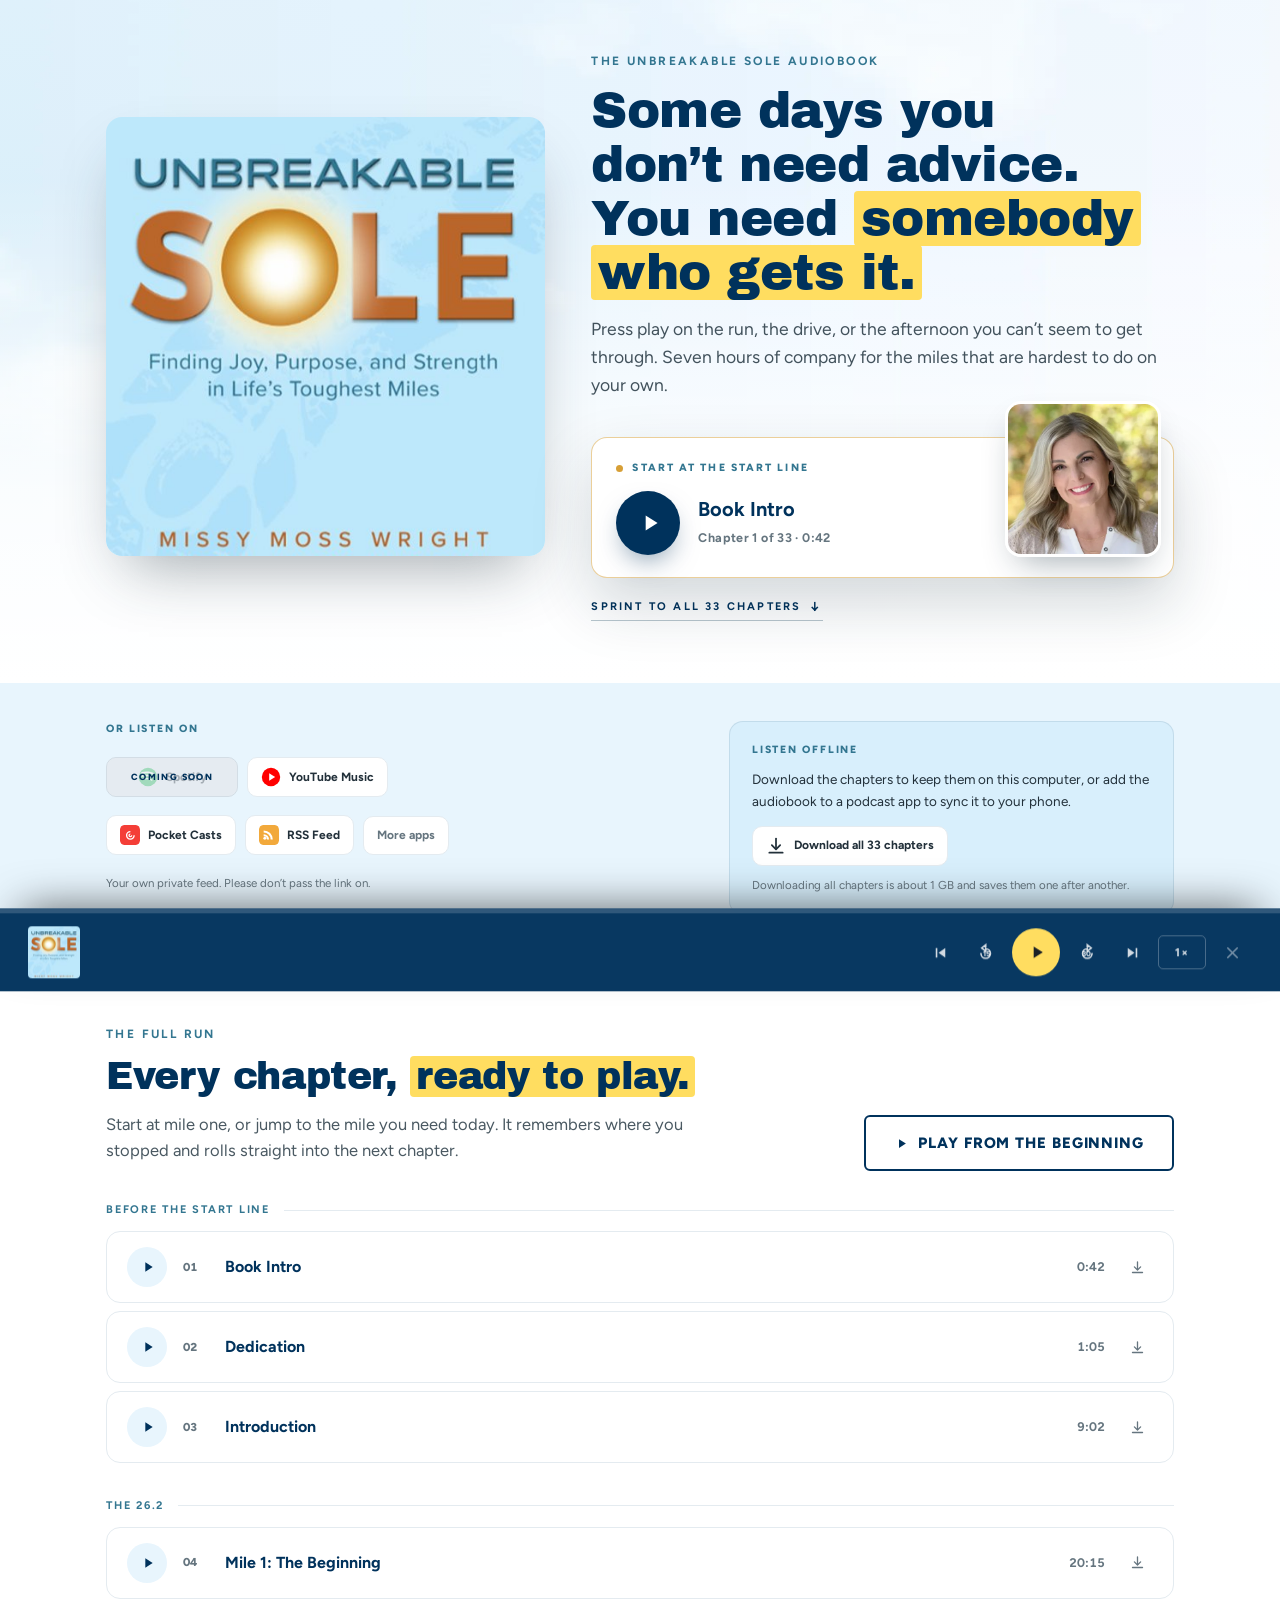
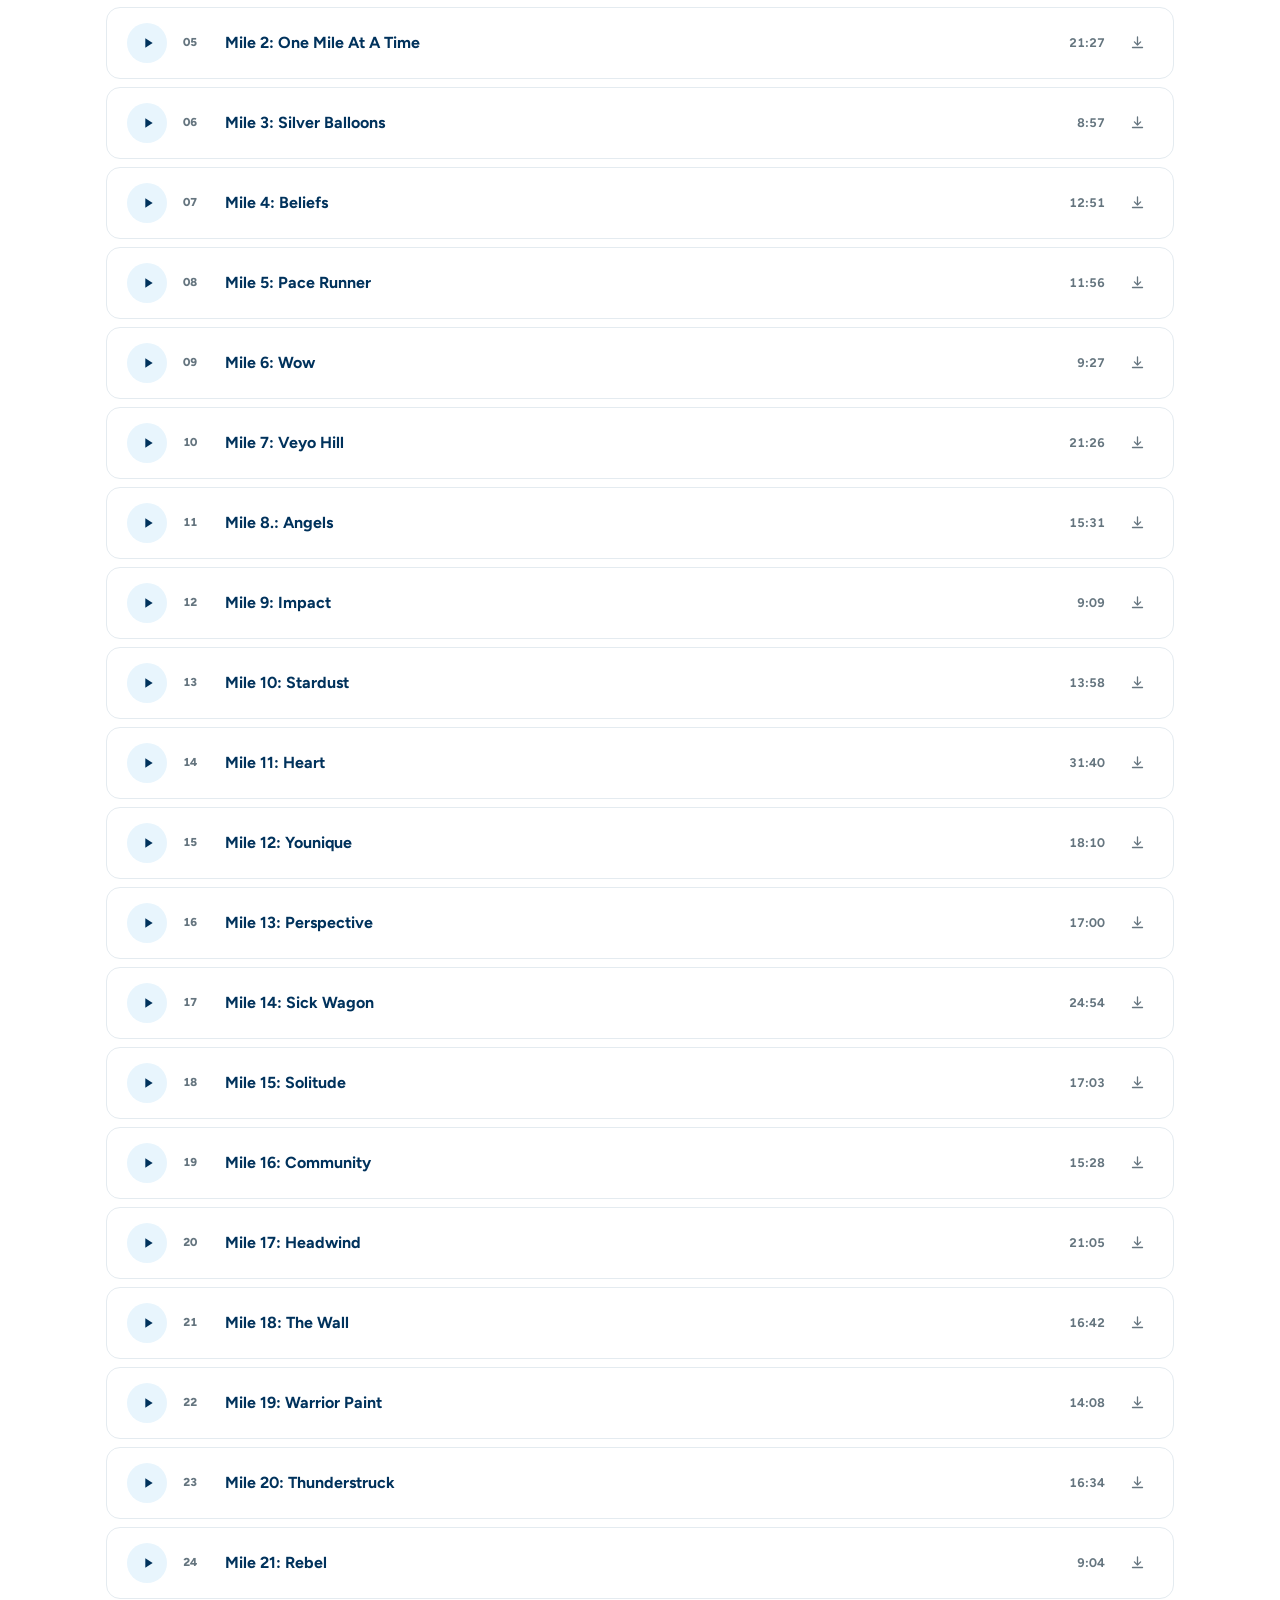
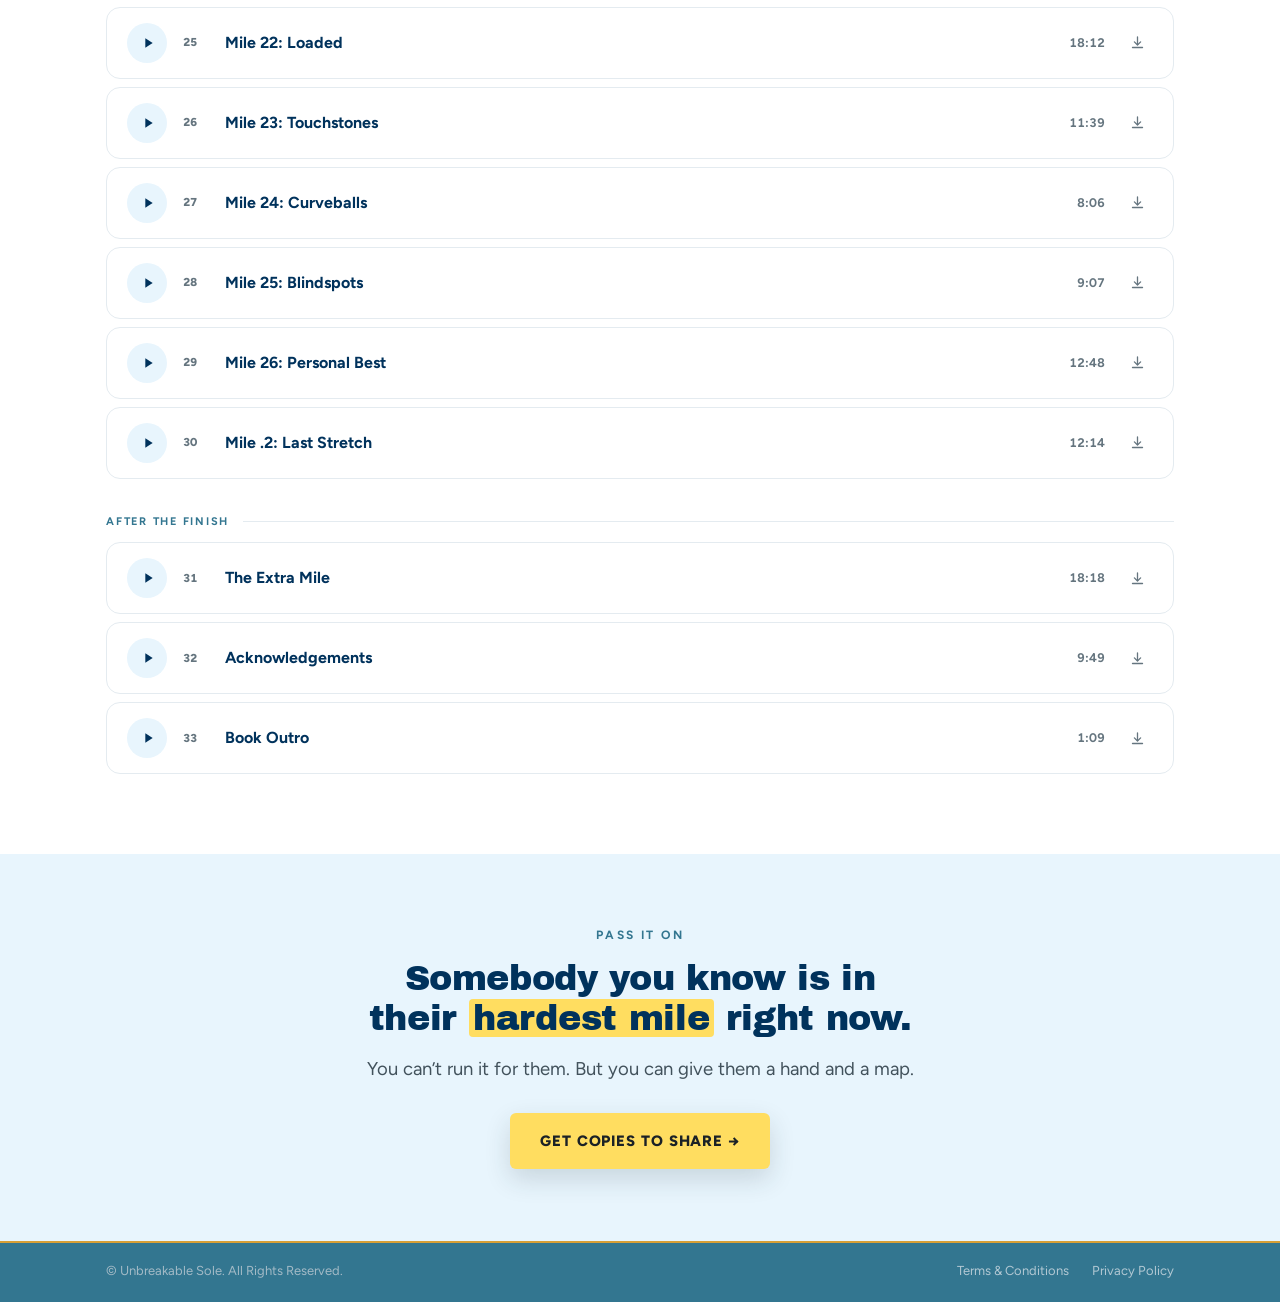
<file: audiobook.html>
<!doctype html>
<html lang="en">
<head>
<meta charset="utf-8">
<meta name="viewport" content="width=device-width, initial-scale=1">

<link rel="preconnect" href="https://fonts.googleapis.com">
<link rel="preconnect" href="https://fonts.gstatic.com" crossorigin>
<!-- 400/700/800 only: the same three the Webflow site loads. 500 was being
     downloaded and never used. -->
<link rel="stylesheet" href="https://fonts.googleapis.com/css2?family=Archivo+Black&family=Figtree:wght@400;700;800&display=swap">
<!-- the audio lives on these two hosts; warming them makes the first press of
     play noticeably quicker -->
<link rel="preconnect" href="https://podcasts.helloaudio.fm">
<link rel="preconnect" href="https://episodes.helloaudio.fm">
<link rel="preload" as="image" href="assets/audiobook-cover-512.jpg">
<link rel="preload" as="image" href="assets/bg-clouds.webp">
<title>The Unbreakable Sole Audiobook</title>
<meta name="robots" content="noindex, nofollow">
<meta name="description" content="All 26.2 miles of Unbreakable Sole, read aloud by Missy Moss Wright. 33 chapters, 7 hours, free with every copy of the book.">

<!-- Link preview. Without og:image an iMessage/Slack/HubSpot preview has no
     picture to show and falls back to the favicon, which is why the shared
     link looked bare. Square artwork, because it IS the cover - twitter:card
     is "summary" rather than "summary_large_image" so it is not letterboxed
     into a 2:1 crop that would cut the title and Missy's name off.
     NB these are absolute URLs: update all three when the page moves to her
     own domain, or previews will keep pointing at github.io. -->
<meta property="og:type" content="website">
<meta property="og:site_name" content="Unbreakable Sole">
<meta property="og:title" content="The Unbreakable Sole Audiobook">
<meta property="og:description" content="All 26.2 miles, read aloud by Missy Moss Wright. 33 chapters, seven hours, free with every copy of the book.">
<meta property="og:image" content="https://fnxstudio.github.io/unbreakable-sole/assets/og-audiobook.jpg">
<meta property="og:image:width" content="1200">
<meta property="og:image:height" content="1200">
<meta property="og:image:alt" content="Unbreakable Sole audiobook cover">
<meta property="og:url" content="https://fnxstudio.github.io/unbreakable-sole/audiobook.html">
<meta name="twitter:card" content="summary">
<meta name="twitter:title" content="The Unbreakable Sole Audiobook">
<meta name="twitter:description" content="All 26.2 miles, read aloud by Missy Moss Wright. 33 chapters, seven hours, free with every copy of the book.">
<meta name="twitter:image" content="https://fnxstudio.github.io/unbreakable-sole/assets/og-audiobook.jpg">

<!-- Favicon / webclip: the same us-favicon-blue artwork the Webflow site serves,
     but pointed at correctly-sized files rather than one 1024px source per slot. -->
<link rel="icon" type="image/png" sizes="32x32"   href="assets/favicon/us-favicon-blue-32.png">
<link rel="icon" type="image/png" sizes="64x64"   href="assets/favicon/us-favicon-blue-64.png">
<link rel="icon" type="image/png" sizes="256x256" href="assets/favicon/us-favicon-blue-256.png">
<link rel="icon" type="image/png" sizes="512x512" href="assets/favicon/us-favicon-blue-512.png">
<link rel="apple-touch-icon" sizes="180x180"      href="assets/favicon/us-favicon-blue-180.png">
<meta name="theme-color" content="#c0e7fa">

<!-- ACCESS GATE. Every buyer gets their own Hello Audio listener key, emailed
     from HubSpot on purchase, as ...audiobook.html?k=THEIRKEY
     A key that LOOKS valid is let through here and then checked for real
     against Hello Audio in refresh() below - they are the only authority on
     whether a listener is still active, and a 404 from them revokes access
     with no deploy on our side.

     ┌──────────────────────────────────────────────────────────────┐
     │  THE GATE IS CURRENTLY OFF  ·  REQUIRE_KEY = false           │
     │                                                              │
     │  While the page is being reviewed, opening it with no ?k=    │
     │  falls back to TEST_KEY below and just works, so a plain     │
     │  link can be shared with Missy and the team.                 │
     │                                                              │
     │  That means the page is OPEN: TEST_KEY is committed to a     │
     │  public repo, so anyone who finds the URL has the whole      │
     │  audiobook. Fine for review, not for customers.              │
     │                                                              │
     │  TO GO LIVE: set REQUIRE_KEY = true and delete TEST_KEY.     │
     │  Nothing else changes - ?k= links already work either way.   │
     └──────────────────────────────────────────────────────────────┘ -->
<script>
(function(){
  var REQUIRE_KEY = false;             /* ← flip to true for launch */
  var TEST_KEY    = "N288mn9Ua3";      /* ← and delete this line */

  var k = null;
  try { k = new URLSearchParams(location.search).get("k"); } catch (e) {}
  if (k) { k = k.trim(); }
  /* Shape check before anything else. A merge field that never rendered
     ("{{contact.hello_audio_key}}"), an empty property, or a stray space all
     arrive here looking like a key; without this they would render the page
     and only bounce once Hello Audio rejected them. */
  if (k && !/^[A-Za-z0-9_-]{6,64}$/.test(k)) { k = null; }
  /* remember it, so a buyer can reload or bookmark without the query string */
  if (k) { try { localStorage.setItem("us_ab_key", k); } catch (e) {} }
  else   { try { k = localStorage.getItem("us_ab_key"); } catch (e) {} }
  if (!k && !REQUIRE_KEY) { k = TEST_KEY; }
  if (!k) { location.replace("404.html"); return; }
  window.__US_KEY = k;
  window.__US_REQUIRE_KEY = REQUIRE_KEY;
})();
</script>

<!-- ─────────────────────────────────────────────────────────────
     UNBREAKABLE SOLE - AUDIOBOOK PLAYER   ·   PROTOTYPE

     PURPOSE: a working prototype to look at before this gets rebuilt
     natively in Webflow. Brand system is lifted verbatim from home.html
     (Archivo Black + Figtree, the Webflow palette, 6px radius, yellow CTA).
     Structure and player behaviour are ported from the DarrenDaily
     On-Demand page so the two feel like the same family.

     WHERE THE AUDIO COMES FROM
       Hello Audio, streamed directly from their CDN. Nothing is stored
       in this repo - the <audio> src points at
       podcasts.helloaudio.fm/download/<KEY>/<uuid>.mp3, which 302s to
       episodes.helloaudio.fm and serves HTTP 206 byte ranges, so
       scrubbing and seeking work properly.

     ACCESS
       The page carries no key of its own. Each buyer gets a Hello Audio
       listener key and is emailed ...audiobook.html?k=THEIRKEY on
       purchase. The gate in <head> bounces anyone without one; refresh()
       then asks Hello Audio whether the key is still live and bounces on
       404/401. Hello Audio is the allowlist - deleting a listener there
       revokes access on their next load, with no deploy here.

       What this does and does not buy: it stops casual link sharing and
       makes every link traceable and revocable. It is NOT airtight. A
       buyer who plays the book has resolved 33 episodes.helloaudio.fm
       URLs, and those serve to anyone with no key at all (verified) and
       cannot be revoked. Closing that would mean proxying the audio
       through something like a Cloudflare Worker.

     LISTENING APPS
       Subscribing hands off to Hello Audio's own per-listener "Add to
       Player" page, which carries the real app icons and is the only way
       Spotify can work. See the note above subscribeUrl() for the app list
       and the one-time-use catch.

     DATA: all 33 chapters are baked in below so the page paints
       instantly, then the live feed is fetched on load and quietly
       replaces them if anything has changed upstream.
     ───────────────────────────────────────────────────────────── -->
<style>
  /* Tokens read straight out of the live Webflow stylesheet
     (unbreakable-sole.webflow.shared.39d9d2da8.css :root) so this page and
     the staging site cannot drift. Names on the left are this page's; the
     comment is the Webflow variable they mirror. */
  :root{
    --ink:#22303a;            /* --ink */
    --blue:#337690;           /* --medium-blue */
    --blue-deep:#00325c;      /* --dark-blue */
    --sky:#e8f5fd;            /* --sky-tint */
    --sky-2:#c0e7fa;          /* --light-blue */
    --gold:#d79f36;           /* --gold */
    --gold-rgb:215,159,54;    /* for the play-button pulse ring */
    --yellow:#ffdd60;         /* --cta-yellow */
    --orange:#b96531;         /* --burnt-orange - used sparingly, the site leads with the yellow highlight */
    --muted:#65757f;          /* --muted */
    --line:#e4ebf0;
    --on-blue:#c6d7df;        /* --on-blue-text */
    --on-blue-muted:#b2c8d3;  /* --on-blue-text-muted */
    --on-blue-soft:#a3bac6;   /* --on-blue-text-soft */
    --container-max:1120px; --gutter:26px;
    --ease:cubic-bezier(.16,1,.3,1); --player-h:82px;
    --brand-display:"Archivo Black",sans-serif; --brand-sans:Figtree,sans-serif;
  }
  *{box-sizing:border-box;margin:0;padding:0;}
  html{scroll-behavior:smooth;}
  body{font-family:var(--brand-sans),-apple-system,BlinkMacSystemFont,"Segoe UI",sans-serif;color:var(--ink);
    background:#fff;font-size:16px;line-height:1.6;-webkit-font-smoothing:antialiased;overflow-x:hidden;}
  img{max-width:100%;height:auto;display:block;}   /* height:auto matters: the hero art carries width/height attrs */
  button{font:inherit;color:inherit;background:none;border:0;cursor:pointer;}
  a{color:inherit;}
  :focus-visible{outline:3px solid var(--blue);outline-offset:3px;}
  .wrap{max-width:var(--container-max);margin:0 auto;padding:0 var(--gutter);}
  /* Webflow sets every heading in Archivo Black at weight 400 in --dark-blue.
     Faux-bolding it (the old 800) is what made the type read wrong. */
  h1,h2,h3{font-family:var(--brand-display);font-weight:400;color:var(--blue-deep);
    line-height:1.12em;letter-spacing:-.01em;text-wrap:balance;}
  .eyebrow{font-size:12px;font-weight:700;letter-spacing:.2em;text-transform:uppercase;color:var(--blue);}
  /* the site's emphasis mark is a yellow highlight, not coloured text (.rq-em) */
  em.hl{font-style:normal;color:var(--blue-deep);background:var(--yellow);border-radius:4px;
    padding:0 .14em;-webkit-box-decoration-break:clone;box-decoration-break:clone;}
  section{padding:72px 0;scroll-margin-top:24px;}   /* breathing room for jump links */

  .btn{display:inline-flex;align-items:center;gap:9px;background:var(--yellow);color:#1b2126;font-weight:800;
    text-transform:uppercase;letter-spacing:.06em;font-size:15px;padding:16px 30px;border-radius:6px;border:0;
    cursor:pointer;text-decoration:none;transition:transform .12s,box-shadow .12s,background .12s;box-shadow:0 10px 26px rgba(34,48,58,.16);}
  .btn:hover{background:#ffd63f;transform:translateY(-2px);box-shadow:0 14px 30px rgba(34,48,58,.22);}
  /* Ghost, following the site's own outline pattern (Site Nav - Book CTA Ghost):
     a 2px dark-blue outline on transparent that fills to CTA yellow on hover.
     Padding is trimmed by the 2px border so the box stays exactly the size of
     a solid .btn. No drop shadow - an outline button should not float. */
  .btn.ghost{background:none;border:2px solid var(--blue-deep);color:var(--blue-deep);
    padding:14px 28px;box-shadow:none;}
  .btn.ghost:hover{background:var(--yellow);border-color:var(--yellow);color:#1b2126;
    transform:translateY(-2px);box-shadow:0 14px 30px rgba(34,48,58,.22);}
  .btn.ghost svg{width:15px;height:15px;flex:none;}

  /* top bar - matches home.html */
  /* ============ NAV - mirrors the site's "Site Nav - Links" component ============ */
  .site-nav{position:fixed;top:0;left:0;right:0;z-index:100;background:rgba(255,255,255,.85);
    -webkit-backdrop-filter:blur(12px) saturate(140%);backdrop-filter:blur(12px) saturate(140%);
    border-bottom:1px solid rgba(0,50,92,.09);}
  .site-nav-inner{max-width:var(--container-max);margin:0 auto;padding:14px var(--gutter);display:flex;align-items:center;}
  .nav-logo-link{line-height:0;display:inline-block;}
  .nav-logo{height:26px;width:auto;aspect-ratio:374/60;opacity:.95;display:block;}
  .navl-links{display:flex;align-items:center;column-gap:34px;margin-left:auto;}
  .navl-link{color:var(--blue-deep);font-size:14px;font-weight:700;letter-spacing:.01em;
    text-decoration:none;padding:6px 0;transition:color .16s,border-color .16s;}
  .navl-link:hover{color:var(--blue);}
  .navl-link.navl-cta{border-bottom:2px solid var(--yellow);padding-bottom:3px;}
  .navl-link.navl-cta:hover{border-bottom-color:var(--gold);}
  .navl-burger{display:none;flex-direction:column;justify-content:space-between;
    width:26px;height:20px;margin-left:auto;cursor:pointer;}
  .navl-bar{height:2px;background:var(--blue-deep);border-radius:2px;}
  @media (max-width:767px){
    .site-nav-inner{padding:12px 22px;}
    .nav-logo{height:22px;}
    .navl-burger{display:flex;}
    .navl-links{display:none;position:absolute;top:100%;left:0;right:0;flex-direction:column;
      align-items:flex-start;gap:2px 0;padding:8px 22px 14px;background:#fff;
      border-bottom:1px solid rgba(0,50,92,.09);box-shadow:0 14px 30px rgba(0,50,92,.1);}
    .navl-links.is-open{display:flex;}
    .navl-link{width:100%;padding:11px 0;font-size:16px;}
    .navl-link.navl-cta{width:auto;align-self:flex-start;}
  }

  /* ============ HERO ============ */
  /* The shared hero sky, lifted from the staging site's .abt-hero / .cn-hero2 /
     .sp2-hero / .cm2-hero: the same cloud plate under the same three-stop wash.
     Asset served from our own origin (9KB).
     The extra top layer is ours: the site's wash ends IN sky tint, the same
     colour as the listening band underneath, so the two ran together. This
     dissolves the clouds into white down the page, which both keeps the sky at
     the top and gives the band a clean edge to sit against. */
  .hero{background-color:var(--sky);
    background-image:
      linear-gradient(to bottom,#ffffff00 26%,#ffffffd9 72%,#ffffff 100%),
      linear-gradient(#e8f5fd57 0%,#e8f5fd00 38%,#e8f5fd8c 100%),
      url("assets/bg-clouds.webp");
    background-repeat:no-repeat,repeat,no-repeat;
    background-size:auto,auto,cover;
    background-position:0 0,0 0,50%;
    padding:52px 0 62px;overflow:hidden;}
  .hero .wrap{display:grid;grid-template-columns:.86fr 1.14fr;gap:46px;align-items:center;}
  .hero-art{position:relative;}
  .hero-art .cover{width:100%;height:auto;border-radius:16px;box-shadow:0 30px 60px -22px rgba(34,48,58,.42);}
  /* Sits on the play card's top-right and pokes above it. Anchored to the
     card's bottom rather than its top, so growing it rises out of the card
     instead of pushing down onto the resume bar. The card's right side is
     empty (label and title both run from the left), so nothing is covered. */
  .hero-face{position:absolute;right:12px;bottom:20px;width:156px;height:auto;
    aspect-ratio:1;object-fit:cover;border-radius:16px;border:3px solid #fff;
    box-shadow:0 16px 34px -14px rgba(20,42,58,.42);}
  .hero h1{font-size:clamp(31px,4.4vw,50px);margin:13px 0 15px;line-height:1.08em;}
  .hero p.lead{font-size:17.5px;color:#42525c;max-width:33em;margin:0 0 22px;}

  /* hero play card */
  /* the site's feature card: gold hairline, 16px, deep soft shadow (.res-card) */
  .pcard{position:relative;margin-top:38px;background:#fff;border:1px solid rgba(215,159,54,.5);
    border-radius:16px;padding:22px 24px;box-shadow:0 26px 60px rgba(20,42,58,.18);max-width:600px;}
  .pcard-head{display:flex;align-items:center;gap:9px;font-size:10.5px;font-weight:800;letter-spacing:.2em;
    text-transform:uppercase;color:var(--blue);margin-bottom:14px;}
  .livedot{width:7px;height:7px;border-radius:50%;background:var(--gold);flex:none;}
  .pcard-body{display:flex;align-items:center;gap:18px;}
  /* Same two-part pulse as the Mile video pages (usBtnPulse + usRingPulse):
     the orb breathes 1 -> 1.06 while a gold ring pushes out 30px and fades.
     Timing, easing and ring colour are copied from video-mile-1.html so the
     invitation to press play reads identically across the site. */
  .bigplay{position:relative;width:64px;height:64px;border-radius:50%;background:var(--blue-deep);color:#fff;flex:none;
    display:flex;align-items:center;justify-content:center;transition:background .2s,box-shadow .2s;
    box-shadow:0 12px 28px -10px rgba(0,50,92,.6);
    animation:usBtnPulse 1.8s ease-in-out infinite;}
  .bigplay::after{content:"";position:absolute;inset:0;border-radius:50%;pointer-events:none;
    box-shadow:0 0 0 0 rgba(var(--gold-rgb),.55);
    animation:usRingPulse 1.8s cubic-bezier(.25,.6,.3,1) infinite;}
  /* dropping the animation on hover lets the hover transform actually apply -
     a running animation outranks it otherwise */
  .bigplay:hover{animation:none;transform:scale(1.08);background:var(--yellow);color:#1b2126;
    box-shadow:0 16px 34px -10px rgba(215,159,54,.55);}
  /* once it is playing the button is a pause control, so it stops asking */
  .bigplay.is-pause,.bigplay.is-pause::after{animation:none;}
  @keyframes usBtnPulse{
    0%,100%{transform:scale(1);}
    50%    {transform:scale(1.06);}
  }
  @keyframes usRingPulse{
    0%  {box-shadow:0 0 0 0 rgba(var(--gold-rgb),.5);}
    70% {box-shadow:0 0 0 30px rgba(var(--gold-rgb),0);}
    100%{box-shadow:0 0 0 0 rgba(var(--gold-rgb),0);}
  }
  @media (prefers-reduced-motion:reduce){
    .bigplay,.bigplay::after{animation:none;}
    .bigplay:hover{transform:scale(1.04);}
  }
  .bigplay svg{width:26px;height:26px;margin-left:3px;}
  .bigplay.is-pause svg{margin-left:0;}
  /* card titles are brand-sans 700 dark-blue on this site, not display type (.res-item-h) */
  .pcard h2{font-family:var(--brand-sans);font-weight:700;font-size:20px;letter-spacing:0;
    line-height:1.25;color:var(--blue-deep);}
  .pcard .meta{font-size:12.5px;color:var(--muted);margin-top:6px;font-weight:700;letter-spacing:.03em;}

  .resume{display:none;align-items:center;gap:12px;flex-wrap:wrap;margin-top:14px;max-width:600px;
    background:var(--sky);border:1px solid var(--sky-2);border-radius:10px;padding:11px 15px;}
  .resume.show{display:flex;}
  .resume .lbl{font-size:10.5px;font-weight:800;letter-spacing:.16em;text-transform:uppercase;color:var(--blue);}
  .resume .ttl{font-size:13.5px;font-weight:700;flex:1 1 180px;}
  .resume .go{font-size:11px;font-weight:800;letter-spacing:.12em;text-transform:uppercase;color:#1b2126;
    background:var(--yellow);padding:9px 15px;border-radius:5px;}

  .jump{display:inline-flex;align-items:center;gap:9px;margin-top:20px;text-decoration:none;
    font-size:11px;font-weight:700;letter-spacing:.2em;text-transform:uppercase;color:var(--blue-deep);
    border-bottom:1px solid rgba(54,93,115,.35);padding-bottom:4px;
    transition:color .2s,border-color .2s;}
  .jump:hover{color:var(--blue);border-color:var(--blue);}
  .jump .arw{transition:transform .2s var(--ease);font-size:13px;line-height:1;}
  .jump:hover .arw{transform:translateY(3px);}

  /* platform row */
  .plats{display:flex;align-items:center;gap:9px;flex-wrap:wrap;}
  .plats .lbl{width:100%;}
  .plat{display:inline-flex;align-items:center;gap:8px;text-decoration:none;background:#fff;
    border:1px solid var(--line);border-radius:10px;padding:9px 13px;font-size:12px;font-weight:700;color:var(--ink);
    transition:border-color .18s,transform .18s var(--ease),box-shadow .18s;}
  .plat:hover{border-color:var(--gold);transform:translateY(-2px);box-shadow:0 14px 30px rgba(20,42,58,.10);}
  .plat svg{width:16px;height:16px;flex:none;}
  .plat svg{width:20px;height:20px;border-radius:4px;}   /* app marks are square, not glyphs */
  .plat-more{color:var(--muted);}
  /* Not a link and not pretending to be. The chip itself goes grey while the
     logo and name stay legible underneath, and the label sits across them. */
  .plat-soon{position:relative;cursor:default;background:#e6ecf1;border-color:#d3dde5;
    min-width:132px;justify-content:center;}
  .plat-soon:hover{background:#e6ecf1;border-color:#d3dde5;transform:none;box-shadow:none;}
  /* the logo and name read as a soft ghost under the label rather than
     fighting it for the same pixels */
  .soon-tag{position:absolute;inset:0;display:flex;align-items:center;justify-content:center;
    border-radius:10px;background:rgba(230,236,241,.66);font-style:normal;font-size:9px;
    font-weight:800;letter-spacing:.15em;text-transform:uppercase;color:var(--blue-deep);}
  .plat-break{flex-basis:100%;height:0;margin:0;}
  .plat-steps{width:100%;margin:10px 0 0;padding:11px 13px;border-radius:10px;
    background:#fff;border:1px solid var(--sky-2);font-size:12.5px;line-height:1.55;color:var(--ink);}
  .plat-steps a{color:var(--blue-deep);font-weight:700;white-space:nowrap;}
  .plat-steps code{display:block;margin-top:9px;padding:9px 11px;border-radius:8px;background:var(--sky);
    font:11.5px/1.5 ui-monospace,Menlo,monospace;color:var(--blue-deep);word-break:break-all;
    -webkit-user-select:all;user-select:all;}
  .plat .soon{font-size:8.5px;font-weight:800;letter-spacing:.1em;text-transform:uppercase;color:#8a6420;
    background:#fdf3dd;border-radius:20px;padding:2px 6px;margin-left:1px;}
  .plat.pending{cursor:default;opacity:.9;}
  .plat.pending:hover{border-color:var(--sky-2);transform:none;box-shadow:none;}
  .plat-note{width:100%;font-size:11.5px;color:var(--muted);margin-top:10px;}

  @media (max-width:900px){
    .hero{padding:22px 0 44px;}
    .hero .wrap{grid-template-columns:1fr;gap:18px;}
    /* Reading order is unchanged from desktop; the cover is scaled to keep the
       play card in the first screen on a phone. Dropping the fixed nav gave
       back ~58px, which has gone straight into the cover. */
    .hero-art{max-width:222px;margin:0 auto;order:-1;}
    /* The phone card is half the width, so 208px would run straight into
       "Book Intro". Kept small enough to clear the title text, and poking up
       less than the existing gap so the card needs no extra margin - that
       margin would push the play button below the fold. */
    .pcard{margin-top:10px;}
    .hero-face{width:108px;right:-8px;bottom:auto;top:-26px;border-width:3px;border-radius:14px;}
    .hero h1{font-size:clamp(26px,7vw,32px);margin:10px 0 12px;}
    .hero p.lead{font-size:16px;}
  }

  /* ============ LISTEN ANYWHERE BAND ============ */
  /* Flat --sky-tint, matching the site's .res-band. Two columns so the whole
     strip stays about one screen-inch tall instead of a long stack. */
  .listen{background:var(--sky);padding:38px 0;}
  .listen .wrap{display:grid;grid-template-columns:1.3fr 1fr;gap:26px 44px;align-items:start;}
  .listen .lbl{font-size:10.5px;font-weight:800;letter-spacing:.18em;text-transform:uppercase;
    color:var(--blue);margin-bottom:11px;}
  @media (max-width:860px){
    .listen{padding:32px 0;}
    .listen .wrap{grid-template-columns:1fr;gap:26px;}
  }

  /* ============ CHAPTERS ============ */
  .chapters{background:#fff;}
  .shead{max-width:640px;margin-bottom:8px;}
  .shead h2{font-size:clamp(26px,3.4vw,38px);margin:12px 0 12px;}
  .shead p{font-size:16.5px;color:#4a5962;}
  .feed-top{display:flex;align-items:flex-end;justify-content:space-between;gap:24px;flex-wrap:wrap;margin-bottom:30px;}

  .grp{font-size:11px;font-weight:700;letter-spacing:.16em;text-transform:uppercase;color:var(--blue);
    display:flex;align-items:center;gap:14px;margin:34px 0 12px;}
  .grp:first-of-type{margin-top:0;}
  .grp::after{content:"";flex:1;height:1px;background:var(--line);}

  /* geometry + gold hover lifted from .res-item on /resources */
  .row{display:flex;align-items:center;gap:16px;padding:15px 20px;border:1px solid var(--line);
    border-radius:14px;background:#fff;margin-bottom:8px;transition:border-color .14s,box-shadow .14s,transform .14s;
    position:relative;overflow:hidden;}
  .row:hover{border-color:var(--gold);box-shadow:0 14px 30px rgba(20,42,58,.10);transform:translateY(-2px);}
  .row.active{border-color:var(--blue);background:var(--sky);}
  .row .pbtn{width:40px;height:40px;border-radius:50%;flex:none;display:flex;align-items:center;justify-content:center;
    background:var(--sky);color:var(--blue-deep);transition:background .16s,color .16s;}
  .row.active .pbtn{background:var(--blue-deep);color:#fff;}
  .row:hover .pbtn{background:var(--yellow);color:#1b2126;}
  .row .pbtn svg{width:16px;height:16px;margin-left:2px;}
  .row .pbtn.is-pause svg{margin-left:0;}
  .row .num{font-size:11.5px;font-weight:800;color:var(--muted);width:26px;flex:none;
    font-variant-numeric:tabular-nums;letter-spacing:.02em;}
  .row .ttl{flex:1;min-width:0;font-size:16px;font-weight:700;letter-spacing:0;color:var(--blue-deep);
    white-space:nowrap;overflow:hidden;text-overflow:ellipsis;}
  .row .dur{font-size:12.5px;font-weight:700;color:var(--muted);flex:none;font-variant-numeric:tabular-nums;}
  .row .done{color:var(--blue);flex:none;display:none;}
  .row.finished .done{display:block;}
  .row.finished .ttl{color:var(--muted);}
  .row .dl{width:32px;height:32px;border-radius:50%;flex:none;display:flex;align-items:center;justify-content:center;
    color:var(--muted);text-decoration:none;transition:background .16s,color .16s;}
  .row .dl:hover{background:var(--sky);color:var(--blue-deep);}
  .row .dl svg{width:15px;height:15px;}
  /* a gentle panel, filled a few notches deeper than the band it sits on
     (--sky #e8f5fd -> #d8effc, roughly 40% of the way to --light-blue) so it
     reads as its own block without turning into a hard-edged card */
  .dlbox{background:#d8effc;border:1px solid rgba(0,50,92,.10);border-radius:14px;padding:20px 22px;}
  .dlbox p{margin:0 0 13px;font-size:13.5px;line-height:1.6;color:var(--ink);max-width:40em;}
  .dlbox .acts{display:flex;gap:9px;flex-wrap:wrap;}
  .dlbox .hint{margin:10px 0 0;font-size:11.5px;color:var(--muted);}
  .row .bar{position:absolute;left:0;bottom:0;height:2px;background:var(--gold);width:0;transition:width .2s linear;}

  /* ============ CTA ============ */
  .cta{background:var(--sky);}
  .cta .wrap{max-width:760px;text-align:center;}
  .cta h2{font-size:clamp(25px,3.2vw,35px);margin:14px 0 16px;}
  .cta p{font-size:18.5px;color:#42525c;margin-bottom:30px;}

  /* ============ FOOTER - mirrors the site's "Site Footer" component ============ */
  .site-footer{background:var(--blue);color:var(--on-blue);border-top:2px solid var(--gold);
    font-family:var(--brand-sans);font-size:14px;line-height:1.6;}
  /* the slim variant: bottom bar only on the blue band with the gold top rule */
  .footer-inner{max-width:var(--container-max);margin:0 auto;padding:0 var(--gutter);}
  .footer-bottom{display:flex;flex-wrap:wrap;justify-content:space-between;align-items:center;
    gap:6px 20px;padding:18px 0 20px;font-size:13px;}
  .footer-copy{color:var(--on-blue-soft);margin:0;}
  .footer-legal{margin:0;}
  .footer-legal a{color:var(--on-blue-muted);margin-left:20px;text-decoration:none;}
  .footer-legal a:hover{color:#fff;text-decoration:underline;text-underline-offset:2px;}
  @media (max-width:767px){
    .footer-inner{padding:0 22px;}
    .footer-bottom{flex-direction:column;text-align:center;gap:8px;}
    .footer-legal a{margin:0 10px;}
  }

  /* ============ STICKY PLAYER ============ */
  .sticky{position:fixed;left:0;right:0;bottom:0;z-index:95;background:rgba(0,50,92,.97);
    backdrop-filter:blur(14px);-webkit-backdrop-filter:blur(14px);border-top:1px solid rgba(255,255,255,.14);
    color:#fff;transform:translateY(110%);transition:transform .38s var(--ease);
    box-shadow:0 -18px 46px -22px rgba(0,0,0,.7);}
  .sticky.up{transform:translateY(0);}
  body.playing{padding-bottom:var(--player-h);}
  .sk-prog{height:4px;background:rgba(255,255,255,.16);cursor:pointer;position:relative;}
  .sk-prog .fill{height:100%;background:var(--yellow);width:0;position:relative;transition:width .12s linear;}
  .sk-prog .fill::after{content:"";position:absolute;right:-5px;top:50%;transform:translateY(-50%) scale(0);
    width:11px;height:11px;border-radius:50%;background:#fff;transition:transform .18s var(--ease);}
  .sk-prog:hover .fill::after{transform:translateY(-50%) scale(1);}
  .sk-body{display:flex;align-items:center;gap:16px;padding:13px 28px;max-width:1440px;margin:0 auto;}
  .sk-art{width:52px;height:52px;object-fit:cover;border-radius:4px;flex:none;}
  .sk-info{min-width:0;flex:1;}
  .sk-info .t{font-size:14px;font-weight:700;line-height:1.3;white-space:nowrap;overflow:hidden;text-overflow:ellipsis;}
  .sk-info .m{font-size:11.5px;color:rgba(255,255,255,.62);margin-top:4px;font-variant-numeric:tabular-nums;letter-spacing:.04em;
    white-space:nowrap;overflow:hidden;text-overflow:ellipsis;}   /* must not wrap - it would outgrow --player-h */
  .sk-ctrls{display:flex;align-items:center;gap:6px;flex:none;}
  .skb{width:40px;height:40px;border-radius:50%;display:flex;align-items:center;justify-content:center;
    color:rgba(255,255,255,.82);transition:background .18s,color .18s;position:relative;}
  .skb:hover{background:rgba(255,255,255,.13);color:#fff;}
  .skb:disabled{opacity:.3;cursor:default;} .skb:disabled:hover{background:none;color:rgba(255,255,255,.82);}
  .skb svg{width:19px;height:19px;}
  .skb .sec{position:absolute;font-size:7.5px;font-weight:800;top:50%;left:50%;transform:translate(-50%,-36%);}
  .skb.main{width:48px;height:48px;background:var(--yellow);color:#1b2126;}
  .skb.main:hover{background:#ffd63f;}
  .skb.main svg{width:20px;height:20px;margin-left:2px;}
  .skb.main.is-pause svg{margin-left:0;}
  .sk-rate{font-size:11.5px;font-weight:800;letter-spacing:.05em;color:rgba(255,255,255,.75);
    border:1.5px solid rgba(255,255,255,.26);border-radius:5px;padding:7px 10px;min-width:48px;text-align:center;
    transition:border-color .18s,color .18s;}
  .sk-rate:hover{border-color:#fff;color:#fff;}
  .sk-close{color:rgba(255,255,255,.45);} .sk-close:hover{color:#fff;}
  @media (max-width:860px){
    :root{--player-h:74px;}
    .sk-body{padding:11px 11px;gap:9px;}
    .sk-art{width:36px;height:36px;}
    /* back-15 earns its place: it is the control you reach for when you miss
       a line. Only prev-chapter and close give way to make room. */
    .sk-close,.skb.prev{display:none;}
    .sk-ctrls{gap:3px;}
    .sk-rate{font-size:11px;padding:9px 6px;min-width:40px;border-radius:5px;border-width:1.5px;}
    .skb.main{width:42px;height:42px;} .skb.main svg{width:17px;height:17px;}
    .skb{width:32px;height:32px;} .skb svg{width:16px;height:16px;}
    .sk-info .t{font-size:13px;} .sk-info .m{font-size:11px;margin-top:2px;}
    .sk-info .m .ct{display:none;}   /* "Chapter 14 of 33" - no room for it next to the times */
  }
  /* only on 320px-class phones does the title run out of room - there
     next-chapter gives way (playback auto-advances anyway, and the chapter
     list is one tap up the page). A 375px iPhone keeps every control. */
  @media (max-width:340px){
    .skb.next{display:none;}
    .sk-body{padding:11px 10px;gap:8px;}
  }
  @media (max-width:640px){
    .row .num{display:none;}
    .feed-top{margin-bottom:22px;}
    section{padding:54px 0;}
  }
</style>
</head>
<body>

<!-- NAV REMOVED for now. The .site-nav / .navl-* styles and the burger
     toggle are left in place (both no-op without this markup), so restoring
     it is a matter of pasting the header back:

     <header class="site-nav">
       <div class="site-nav-inner">
         <a href="/" aria-label="Unbreakable Sole home" class="nav-logo-link">
           <img src="assets/logo-hz.png" alt="Unbreakable Sole" class="nav-logo" width="820" height="132"></a>
         <nav class="navl-links" id="navLinks">
           <a href="/about" class="navl-link">About</a>
           <a href="/speaking" class="navl-link">Speaking</a>
           <a href="/community" class="navl-link">Community</a>
           <a href="https://secure.darrenhardy.com/checkout/unbreakable-sole" class="navl-link navl-cta">Book + Audio</a>
         </nav>
         <div class="navl-burger" id="navBurger" role="button" tabindex="0" aria-label="Menu" aria-expanded="false">
           <div class="navl-bar"></div><div class="navl-bar"></div><div class="navl-bar"></div></div>
       </div>
     </header>

     Restoring it also means putting back body{padding-top} and raising
     section{scroll-margin-top} so anchors clear the fixed bar again. -->

<main>

<!-- ============ HERO ============ -->
<section class="hero" id="listen">
  <div class="wrap">

    <div class="hero-art">
      <img id="coverArt" class="cover" src="assets/audiobook-cover-512.jpg"
           alt="Unbreakable Sole, the audiobook, read by Missy Moss Wright" width="900" height="900" fetchpriority="high">
    </div>

    <div class="txt">
      <div class="eyebrow">The Unbreakable Sole Audiobook</div>
      <h1>Some days you don&rsquo;t need advice. You need <em class="hl">somebody who gets it.</em></h1>
      <p class="lead">Press play on the run, the drive, or the afternoon you can&rsquo;t seem to get through. Seven hours of company for the miles that are hardest to do on your own.</p>

      <!-- HERO PLAYER: first chapter loaded, one tap -->
      <div class="pcard">
        <!-- her real About-page portrait, cropped square: sits on the play
             card's top-right and pokes above it, so the voice has a face -->
        <img class="hero-face" src="assets/missy-hero.webp"
             alt="Missy Moss Wright, who reads the audiobook" width="440" height="440">
        <div class="pcard-head"><span class="livedot"></span><span id="heroLabel">Start at the start line</span></div>
        <div class="pcard-body">
          <button class="bigplay" id="heroPlay" aria-label="Play the audiobook">
            <svg viewBox="0 0 24 24" fill="currentColor" aria-hidden="true"><path d="M8 5v14l11-7z"/></svg>
          </button>
          <div style="min-width:0">
            <h2 id="heroTitle">Book Intro</h2>
            <div class="meta" id="heroMeta">Chapter 1 of 33 &middot; 0:42</div>
          </div>
        </div>
      </div>

      <div class="resume" id="resume">
        <span class="lbl">Pick up where you stopped</span>
        <span class="ttl" id="resumeTitle"></span>
        <button class="go" id="resumeGo">Resume &rarr;</button>
      </div>

      <!-- keeps the scroll moving: the listening band below is a side road,
           not the end of the page -->
      <a class="jump" href="#chapters">Sprint to all 33 chapters <span class="arw" aria-hidden="true">&darr;</span></a>

    </div>

  </div>
</section>

<!-- ============ LISTEN ANYWHERE ============
     Two short columns on one tinted band: where else to play it, and how to
     take it offline. Kept to a single band so it reads as a utility strip
     rather than a section that has to be scrolled through. -->
<section class="listen">
  <div class="wrap">
    <div class="plats" id="plats">
      <span class="lbl">Or listen on</span>
    </div>
    <div class="dlbox" id="dlbox">
      <div class="lbl">Listen offline</div>
      <p id="dlCopy"></p>
      <div class="acts" id="dlActs"></div>
      <p class="hint" id="dlHint"></p>
    </div>
  </div>
</section>

<!-- ============ CHAPTERS ============ -->
<section class="chapters" id="chapters">
  <div class="wrap">
    <div class="feed-top">
      <div class="shead">
        <div class="eyebrow">The Full Run</div>
        <h2>Every chapter, <em class="hl">ready to play.</em></h2>
        <p>Start at mile one, or jump to the mile you need today. It remembers where you stopped and rolls straight into the next chapter.</p>
      </div>
      <button class="btn ghost" id="startTop">
        <svg viewBox="0 0 24 24" fill="currentColor" aria-hidden="true"><path d="M8 5v14l11-7z"/></svg>
        Play From The Beginning
      </button>
    </div>
    <div id="list"></div>
  </div>
</section>

<!-- ============ CTA ============ -->
<section class="cta">
  <div class="wrap">
    <div class="eyebrow">Pass It On</div>
    <h2>Somebody you know is in their <em class="hl">hardest mile</em> right now.</h2>
    <p>You can&rsquo;t run it for them. But you can give them a hand and a map.</p>
    <a href="https://unbreakablesole.com" class="btn">Get Copies To Share &rarr;</a>
  </div>
</section>

</main>

<footer class="site-footer">
  <div class="footer-inner">
    <div class="footer-bottom">
      <p class="footer-copy">© Unbreakable Sole. All Rights Reserved.</p>
      <p class="footer-legal">
        <a href="https://dh.darrenhardy.com/terms-of-service/" target="_blank" rel="noopener">Terms &amp; Conditions</a>
        <a href="https://dh.darrenhardy.com/privacy" target="_blank" rel="noopener">Privacy Policy</a>
      </p>
    </div>
  </div>
</footer>

<!-- ============ STICKY PLAYER ============ -->
<div class="sticky" id="sticky" role="region" aria-label="Audiobook player">
  <div class="sk-prog" id="prog"><div class="fill" id="fill"></div></div>
  <div class="sk-body">
    <img class="sk-art" id="skArt" src="assets/audiobook-cover-128.jpg" alt="" width="52" height="52" decoding="async">
    <div class="sk-info">
      <div class="t" id="skTitle"></div>
      <div class="m" id="skMeta"></div>
    </div>
    <div class="sk-ctrls">
      <button class="skb prev" id="skPrev" aria-label="Previous chapter">
        <svg viewBox="0 0 24 24" fill="currentColor"><path d="M6 6h2v12H6zm3.5 6 8.5 6V6z"/></svg></button>
      <button class="skb back" id="skBack" aria-label="Back 15 seconds">
        <svg viewBox="0 0 24 24" fill="none" stroke="currentColor" stroke-width="2" stroke-linecap="round"><path d="M11 5V2L6 6l5 4V7a6 6 0 1 1-6 6"/></svg>
        <span class="sec">15</span></button>
      <button class="skb main" id="skPlay" aria-label="Play or pause">
        <svg viewBox="0 0 24 24" fill="currentColor"><path d="M8 5v14l11-7z"/></svg></button>
      <button class="skb fwd" id="skFwd" aria-label="Forward 30 seconds">
        <svg viewBox="0 0 24 24" fill="none" stroke="currentColor" stroke-width="2" stroke-linecap="round"><path d="M13 5V2l5 4-5 4V7a6 6 0 1 0 6 6"/></svg>
        <span class="sec">30</span></button>
      <button class="skb next" id="skNext" aria-label="Next chapter">
        <svg viewBox="0 0 24 24" fill="currentColor"><path d="M16 6h2v12h-2zM6 18l8.5-6L6 6z"/></svg></button>
      <button class="sk-rate" id="skRate">1&times;</button>
      <button class="skb sk-close" id="skClose" aria-label="Close the player">
        <svg viewBox="0 0 24 24" fill="none" stroke="currentColor" stroke-width="2" stroke-linecap="round"><path d="M6 6l12 12M18 6L6 18"/></svg></button>
    </div>
  </div>
</div>

<audio id="au" preload="none"></audio>

<script>
(function(){
  "use strict";

  /* ─── HELLO AUDIO ────────────────────────────────────────────
     The key is the buyer's own, taken from ?k= by the gate in <head>.
     Nothing is hardcoded here: the repo is public, so a key committed to it
     would be a key handed to everybody. */
  var FEED_ID  = "205608be-bf90-4834-89d4-226ab4f1e981";
  var FEED_KEY = window.__US_KEY || "";
  var FEED_URL = "https://podcasts.helloaudio.fm/podcast/" + FEED_ID + "/" + FEED_KEY;
  var mp3 = function(uid){ return "https://podcasts.helloaudio.fm/download/" + FEED_KEY + "/" + uid + ".mp3"; };

  /* ─── LISTENING APPS ─────────────────────────────────────────
     Hello Audio has its own "Add to Player" page per listener:
         podcasts.helloaudio.fm/subscribe/<FEED_ID>/<KEY>
     It lists Apple Podcasts, Overcast, Pocket Casts, YouTube Music and RSS
     with the real app icons, and it is the only route that can hook up
     Spotify - the feed carries <spotify:access> with a partner id and a
     per-episode entitlement, i.e. Spotify Open Access, which is an
     account-link on their side and not a URL we could ever build ourselves.
     So we send people there rather than reimplementing it with lookalike
     logos and guessed url schemes.

     ONE CATCH, worth knowing before anyone writes support copy: that page
     is single-use. Once a listener has added the feed somewhere it stops
     offering the chooser and says "contact the feed creator to reset your
     link". The raw feed URL itself keeps working in any app for ever, so a
     buyer wanting a second device needs either that link or a reset - the
     page no longer offers to copy it, by design, to keep this simple.

     Apps Hello Audio supports (help.helloaudio.fm/en/articles/12454926):
       any device : Spotify, YouTube Music, Pocket Casts, Player FM, Castbox,
                    Podcast Republic, PodcastGuru, Podurama (paid), Snipd
       iPhone     : Apple Podcasts, Overcast, Castro, Downcast
                    (only Apple and Overcast are offered on Hello Audio's own
                     player page, so those are the only two we ship)
       Android    : Podcast Addict, AntennaPod
     Explicitly NOT supported: iHeartRadio, Podbean, Podomatic, DoublePod.
     Amazon Music and Audible are not on their list either. iHeart, Amazon
     Music and Audible used to be shown here; they could never have worked. */
  /* ─── SPOTIFY ────────────────────────────────────────────────
     Hello Audio's own player page builds Spotify as
         https://open.spotify.com/show/${window.podcast.spotifyUri}
     and the code a listener pastes is window.podcast.spotifyCode, which is
     simply the feed key. Read straight out of their page source.

     spotifyUri comes back EMPTY for this podcast, which is why their page
     renders no Spotify option either - it is gated on
     `spotifyUri && spotifyCode`. That is a dashboard setting: the show has
     not been connected to Spotify in Hello Audio yet. It is not something
     we can construct.

     TO TURN IT ON: connect the show to Spotify in Hello Audio, take the show
     id it gives back, and paste it below. The chip stops saying "coming
     soon" and becomes a real link on its own. Nothing else to change. */
  var SPOTIFY_SHOW_ID = "";

  function subscribeUrl(){
    return "https://podcasts.helloaudio.fm/subscribe/" + FEED_ID + "/" + FEED_KEY;
  }

  /* One chip per app, added one at a time as each is confirmed working on a
     real device. `on` limits it to the platforms the app actually exists on,
     so nobody is offered a button that cannot do anything.
     NEXT UP: Spotify, then YouTube Music. Spotify cannot be a plain link -
     the feed uses Spotify Open Access (see the note above), so its entry
     will need the account-link URL from Hello Audio's own player list. */
  var APPS = [
    {
      n: "Apple Podcasts",
      on: ["ios", "mac"],
      u: function(){ return "podcast://" + FEED_URL.replace(/^https?:\/\//, ""); },
      svg: '<svg viewBox="0 0 24 24" aria-hidden="true">' +
             '<defs><linearGradient id="apg" x1="0" y1="0" x2="0" y2="1">' +
               '<stop offset="0" stop-color="#F452FF"/><stop offset="1" stop-color="#832BC1"/>' +
             '</linearGradient></defs>' +
             '<rect width="24" height="24" rx="5.4" fill="url(#apg)"/>' +
             '<g transform="translate(3.6,3.6) scale(.7)" fill="#fff">' +
               '<path d="M12 2a10 10 0 0 0-3.6 19.3c.2-.6 0-1.3-.2-1.9A8 8 0 1 1 20 12a8 8 0 0 1-4.2 7c-.2.7-.4 1.4-.2 2A10 10 0 0 0 12 2zm0 4.6a5.4 5.4 0 0 0-2.6 10.1c.3-.5.4-1.2.3-1.8a3.4 3.4 0 1 1 4.6 0c-.1.6 0 1.3.3 1.8A5.4 5.4 0 0 0 12 6.6zm0 4a1.9 1.9 0 0 0-1.9 2.1c.1.6.5 1 .6 1.6l.5 3.6c.1.7.3 1.3.8 1.3s.7-.6.8-1.3l.5-3.6c.1-.6.5-1 .6-1.6A1.9 1.9 0 0 0 12 10.6z"/>' +
             '</g></svg>'
    },
    {
      n: "Spotify",
      on: ["ios", "android", "desktop", "mac"],
      soonUnless: function(){ return SPOTIFY_SHOW_ID; },
      manual: {
        open: "https://open.spotify.com/show/",
        openLabel: "Open in Spotify",
        steps: "Your access code is copied. In Spotify: tap Subscribe, then the lock icon on any episode, link your Spotify account and paste the code."
      },
      /* Deliberately inert. Spotify needs Open Access: a per-listener access
         code that is NOT the feed key, redeemed on Hello Audio's own
         invitation page. There is no URL we can build, so this shows the
         brand and says so rather than pretending to be a link. */
      soon: true,
      svg: '<svg viewBox="0 0 24 24" aria-hidden="true">' +
             '<circle cx="12" cy="12" r="11" fill="#1DB954"/>' +
             '<g fill="#fff">' +
               '<path d="M17.2 16.1a.75.75 0 0 1-1 .25c-2.8-1.7-6.3-2.1-10.4-1.15a.75.75 0 1 1-.33-1.46c4.5-1.02 8.4-.56 11.5 1.34.35.22.46.68.23 1.02z"/>' +
               '<path d="M18.6 12.9a.94.94 0 0 1-1.29.31c-3.2-1.97-8.1-2.54-11.9-1.39a.94.94 0 1 1-.54-1.8c4.3-1.3 9.7-.66 13.4 1.6.44.27.58.85.31 1.28z"/>' +
               '<path d="M18.75 9.6C15 7.37 8.8 7.16 5.2 8.25a1.12 1.12 0 1 1-.65-2.15c4.1-1.25 11-1 15.3 1.56a1.12 1.12 0 1 1-1.15 1.93z"/>' +
             '</g></svg>'
    },
    {
      n: "YouTube Music",
      on: ["ios", "android", "desktop", "mac"],
      manual: {
        open: "https://music.youtube.com/library/podcasts",
        steps: "Your link is copied. In YouTube Music: Library \u2192 Podcasts \u2192 " +
               "+ Add Podcast \u2192 Add a podcast by RSS feed \u2192 paste. " +
               "Episodes take a couple of minutes to appear."
      },
      svg: '<svg viewBox="0 0 24 24" aria-hidden="true">' +
             '<circle cx="12" cy="12" r="11" fill="#FF0000"/>' +
             '<path d="M9.8 7.4v9.2L17 12z" fill="#fff"/>' +
           '</svg>'
    },
    {
      n: "Pocket Casts",
      on: ["ios", "android", "desktop", "mac"],
      breakBefore: ["desktop", "mac"],
      manual: {
        open: "https://play.pocketcasts.com/",
        openLabel: "Open Pocket Casts",
        steps: "Your link is copied. In Pocket Casts: Profile \u2192 + \u2192 Add URL \u2192 paste."
      },
      svg: '<svg viewBox="0 0 24 24" aria-hidden="true">' +
             '<rect width="24" height="24" rx="5.4" fill="#F43E37"/>' +
             '<g fill="#fff" transform="translate(5,5) scale(.62)">' +
               '<path d="M12 3.4a8.6 8.6 0 1 0 8.6 8.6h-2.6A6 6 0 1 1 12 6z"/><path d="M12 8.2a3.8 3.8 0 1 0 3.8 3.8h-2.3a1.5 1.5 0 1 1-1.5-1.5z"/>' +
             '</g></svg>'
    },
    {
      n: "Overcast",
      on: ["ios"],
      manual: {
        open: "https://overcast.fm/",
        openLabel: "Open Overcast",
        steps: "Your link is copied. In Overcast: tap + (top right) \u2192 Add URL \u2192 paste."
      },
      svg: '<svg viewBox="0 0 24 24" aria-hidden="true">' +
             '<rect width="24" height="24" rx="5.4" fill="#FC7E0F"/>' +
             '<g fill="#fff" transform="translate(5,5) scale(.62)">' +
               '<circle cx="12" cy="15.5" r="2"/><path d="M12 12.6a2.9 2.9 0 0 0-2.9 2.9H7.4a4.6 4.6 0 0 1 9.2 0h-1.7a2.9 2.9 0 0 0-2.9-2.9z" opacity=".85"/><path d="M12 8.6a6.9 6.9 0 0 0-6.9 6.9H3.4a8.6 8.6 0 0 1 17.2 0h-1.7A6.9 6.9 0 0 0 12 8.6z" opacity=".6"/>' +
             '</g></svg>'
    },
    {
      n: "Podcast Addict",
      on: ["android"],
      manual: {
        open: "https://play.google.com/store/apps/details?id=com.bambuna.podcastaddict",
        openLabel: "Get Podcast Addict",
        steps: "Your link is copied. In Podcast Addict: + \u2192 Add podcast \u2192 RSS feed \u2192 paste."
      },
      svg: '<svg viewBox="0 0 24 24" aria-hidden="true">' +
             '<rect width="24" height="24" rx="5.4" fill="#F1592A"/>' +
             '<g fill="#fff" transform="translate(5,5) scale(.62)">' +
               '<circle cx="12" cy="15.5" r="2"/><path d="M12 12.6a2.9 2.9 0 0 0-2.9 2.9H7.4a4.6 4.6 0 0 1 9.2 0h-1.7a2.9 2.9 0 0 0-2.9-2.9z" opacity=".85"/><path d="M12 8.6a6.9 6.9 0 0 0-6.9 6.9H3.4a8.6 8.6 0 0 1 17.2 0h-1.7A6.9 6.9 0 0 0 12 8.6z" opacity=".6"/>' +
             '</g></svg>'
    },
    {
      n: "AntennaPod",
      on: ["android"],
      manual: {
        open: "https://antennapod.org/",
        openLabel: "Get AntennaPod",
        steps: "Your link is copied. In AntennaPod: Add Podcast \u2192 Add by RSS address \u2192 paste."
      },
      svg: '<svg viewBox="0 0 24 24" aria-hidden="true">' +
             '<rect width="24" height="24" rx="5.4" fill="#3B7BBF"/>' +
             '<g fill="#fff" transform="translate(5,5) scale(.62)">' +
               '<circle cx="12" cy="15.5" r="2"/><path d="M12 12.6a2.9 2.9 0 0 0-2.9 2.9H7.4a4.6 4.6 0 0 1 9.2 0h-1.7a2.9 2.9 0 0 0-2.9-2.9z" opacity=".85"/><path d="M12 8.6a6.9 6.9 0 0 0-6.9 6.9H3.4a8.6 8.6 0 0 1 17.2 0h-1.7A6.9 6.9 0 0 0 12 8.6z" opacity=".6"/>' +
             '</g></svg>'
    },
    {
      n: "RSS Feed",
      on: ["ios", "android", "desktop", "mac"],
      manual: {
        steps: "Your link is copied. Paste it into any podcast app that can add a show by URL.",
        showUrl: true
      },
      svg: '<svg viewBox="0 0 24 24" aria-hidden="true">' +
             '<rect width="24" height="24" rx="5.4" fill="#F2A93B"/>' +
             '<g fill="#fff" transform="translate(5,5) scale(.62)">' +
               '<circle cx="3.2" cy="17.8" r="2.9"/>' +
               '<path d="M1 9.6v4.1a6.3 6.3 0 0 1 6.3 6.3h4.1A10.4 10.4 0 0 0 1 9.6z"/>' +
               '<path d="M1 2.4v4.1A13.5 13.5 0 0 1 14.5 20h4.1A17.6 17.6 0 0 0 1 2.4z"/>' +
             '</g></svg>'
    }
  ];


  /* ─── CHAPTERS (baked from the feed, refreshed live on load) ── */
  var CH = [
    ["BOOK INTRO","78e840ba-7c43-4726-94c2-571856ceb7db",42],
    ["DEDICATION","5a39776d-4870-4b48-95ab-cc61533e9d8e",65],
    ["INTRODUCTION","9677cb4c-2ea5-4c55-a2fd-1b5ffad6fd71",542],
    ["MILE 1: THE BEGINNING","4ca3f6c4-d63f-4aec-8e57-a092b26f82fe",1215],
    ["MILE 2: ONE MILE AT A TIME","e10a7f61-f351-4613-9ef9-278bd62cdd12",1287],
    ["MILE 3: SILVER BALLOONS","728f0843-9c38-49e6-aa68-229be72681f6",537],
    ["MILE 4: BELIEFS","d27feaf1-4ceb-437a-b666-59ac2e39d334",771],
    ["MILE 5: PACE RUNNER","3f435454-c7c5-4291-b24a-e4d5404ca5e2",716],
    ["MILE 6: WOW","1d56c2e0-d648-4235-a3c9-be13917963ff",567],
    ["MILE 7: VEYO HILL","439b1bdf-bc88-43c8-893b-23e27651c9b4",1286],
    ["MILE 8.: ANGELS","793e44b7-f52e-417e-8dc2-613b3a86f2d4",931],
    ["MILE 9: IMPACT","68c28dcf-663d-4bc1-988d-4ecd06f59744",549],
    ["MILE 10: STARDUST","359e0fec-6489-4927-ab6f-def1aafb54af",838],
    ["MILE 11: HEART","8ceddce2-325e-4509-a565-dea72019300b",1900],
    ["MILE 12: YOUNIQUE","ce00f4ff-7006-482f-b3c8-57f6afabe057",1090],
    ["MILE 13: PERSPECTIVE","6e42dead-bcb0-4cc4-9660-4364b14c93c0",1020],
    ["MILE 14: SICK WAGON","0f40609f-3ec4-4160-8de8-83675b5aefd8",1494],
    ["MILE 15: SOLITUDE","87e1fe6c-ccf6-4f41-b17f-e5497c95e647",1023],
    ["MILE 16: COMMUNITY","26fbba63-75fa-4a39-84e8-f3e00c4b1015",928],
    ["MILE 17: HEADWIND","8fa117c6-9a31-4068-b195-c38a8ba28551",1265],
    ["MILE 18: THE WALL","6c09fe47-cfeb-4e1e-bb4f-35b15039a146",1002],
    ["MILE 19: WARRIOR PAINT","926bdee0-f77e-45bb-bed4-3cd286bf143a",848],
    ["MILE 20: THUNDERSTRUCK","73360419-3668-4318-806b-70325d2e76f9",994],
    ["MILE 21: REBEL","83e38044-75d0-4898-bb36-3c7790ee3f45",544],
    ["MILE 22: LOADED","3a5f6d94-a16e-401a-aa9e-e6077d4d0fdd",1092],
    ["MILE 23: TOUCHSTONES","9ca37056-3fff-490f-8c4a-f7b692941027",699],
    ["MILE 24: CURVEBALLS","7e309446-e42a-431d-85ae-b4cda6325ee7",486],
    ["MILE 25: BLINDSPOTS","5ac4f47f-d42c-4d7c-b96b-84712d2a578f",547],
    ["MILE 26: PERSONAL BEST","74884d37-066a-4eb1-ac54-c47d1f2b76af",768],
    ["MILE .2: LAST STRETCH","48a61407-493d-43b7-a71e-140bb3404450",734],
    ["THE EXTRA MILE","16f3a806-9110-46eb-9dd4-a6ff6cca6ba0",1098],
    ["ACKNOWLEDGEMENTS","a8829236-0112-4dc1-9c92-42da0c0c9f28",589],
    ["BOOK OUTRO","fd568702-a7cc-4535-95da-444bcc98946c",69]
  ].map(function(r){ return {t:r[0], uid:r[1], s:r[2]}; });

  /* Reading-order groups: before the race, the 26.2, after the finish */
  var GROUPS = [
    {label:"Before The Start Line", from:0,  to:2},
    {label:"The 26.2",              from:3,  to:29},
    {label:"After The Finish",      from:30, to:32}
  ];

  var $  = function(id){ return document.getElementById(id); };
  var au = $("au"), cur = -1, rate = 1, rates = [1, 1.25, 1.5, 1.75, 2];
  var POS_KEY = "us_ab_pos", LAST_KEY = "us_ab_last";

  function store(k, v){ try{ localStorage.setItem(k, JSON.stringify(v)); }catch(e){} }
  function load(k, f){ try{ var v = localStorage.getItem(k); return v ? JSON.parse(v) : f; }catch(e){ return f; } }
  var pos = load(POS_KEY, {});

  function esc(s){ return String(s).replace(/[&<>"]/g, function(c){
    return {"&":"&amp;","<":"&lt;",">":"&gt;",'"':"&quot;"}[c]; }); }

  var DL_SVG = '<svg viewBox="0 0 24 24" fill="none" stroke="currentColor" stroke-width="2.1" stroke-linecap="round" stroke-linejoin="round"><path d="M12 3v12"/><path d="m7 11 5 5 5-5"/><path d="M4 20h16"/></svg>';
  function fileName(c,i){
    return "Unbreakable Sole " + String(i+1).padStart(2,"0") + " - " + titlecase(c.t).replace(/[\\/:*?"<>|]/g,"") + ".mp3";
  }
  function hms(n){
    n = Math.max(0, Math.floor(n || 0));
    var h = Math.floor(n/3600), m = Math.floor(n%3600/60), s = n%60;
    return (h ? h + ":" + String(m).padStart(2,"0") : m) + ":" + String(s).padStart(2,"0");
  }
  /* "MILE 1: THE BEGINNING" reads better as "Mile 1: The Beginning" */
  function titlecase(s){
    return s.toLowerCase().replace(/(^|[\s:.\-])([a-z])/g, function(_,a,b){ return a + b.toUpperCase(); });
  }

  /* ─── PLATFORM ROW ─────────────────────────────────────────── */
  /* ---- Offline / download options, chosen by device ---------------------- */
  function feedUrl(){ return FEED_URL; }   /* one key, one source of truth */
  function deviceKind(){
    var ua = navigator.userAgent || "";
    var iOS = /iPad|iPhone|iPod/.test(ua) ||
              (navigator.platform === "MacIntel" && navigator.maxTouchPoints > 1);
    if (iOS) return "ios";
    if (/Android/i.test(ua)) return "android";
    /* macOS is split out because Apple Podcasts ships with it. Everywhere
       else a podcast:// link would throw "the address is invalid". */
    if (/Mac/i.test(navigator.platform || ua)) return "mac";
    return "desktop";
  }
  function isDesktop(kind){ return kind === "desktop" || kind === "mac"; }
  function renderOffline(){
    var kind = deviceKind(), feed = feedUrl(), pod = feed.replace(/^https?:/, "podcast:");
    /* Subscribing in an app is the left column's job now, so this panel is
       only about getting the files onto the device in front of you. It used
       to repeat "open in Apple Podcasts" and "copy the link", which the
       chips beside it already offer. */
    var copy = $("dlCopy"), acts = $("dlActs"), hint = $("dlHint");
    copy.textContent = isDesktop(kind)
      ? "Download the chapters to keep them on this computer, or add the audiobook to a podcast app to sync it to your phone."
      : "Download the chapters to keep them on this phone, or add the audiobook to a podcast app and it will download them for you.";
    acts.innerHTML = '<button class="plat" id="dlAll" type="button">' + DL_SVG +
                     'Download all ' + CH.length + ' chapters</button>';
    hint.textContent = isDesktop(kind)
      ? "Downloading all chapters is about 1 GB and saves them one after another."
      : "Downloading all chapters is about 1 GB. Or tap the arrow beside any chapter to save just that one.";
    var all = $("dlAll");
    if (all) all.addEventListener("click", function(){
      all.disabled = true;
      CH.forEach(function(c, i){
        setTimeout(function(){
          var a = document.createElement("a");
          a.href = mp3(c.uid); a.download = fileName(c, i);
          document.body.appendChild(a); a.click(); a.remove();
          if (i === CH.length - 1) { all.disabled = false; all.textContent = "Download all 33 chapters"; }
          else all.textContent = "Downloading " + (i + 1) + " of " + CH.length + "...";
        }, i * 900);
      });
    });
  }

  function renderPlats(){
    var box = $("plats");
    var kind = deviceKind(), html = "", manual = [];
    APPS.filter(function(a){ return a.on.indexOf(kind) > -1; }).forEach(function(a, i){
      /* a zero-height full-width flex item forces a wrap at this point, so the
         desktop row breaks 3 + 2 instead of leaving one chip stranded */
      if (a.breakBefore && a.breakBefore.indexOf(kind) > -1) html += '<span class="plat-break"></span>';
      if (a.soon && !(a.soonUnless && a.soonUnless())) {
        html += '<span class="plat plat-soon">' + a.svg + esc(a.n) +
                '<em class="soon-tag">Coming soon</em></span>';
      } else if (a.manual) {
        html += '<button class="plat" type="button" data-manual="' + i + '">' + a.svg + esc(a.n) + '</button>';
        manual.push({ i: i, app: a });
      } else {
        html += '<a class="plat" href="' + esc(a.u()) + '">' + a.svg + esc(a.n) + '</a>';
      }
    });
    /* everything else still lives on Hello Audio's own player list */
    html += '<a class="plat plat-more" href="' + esc(subscribeUrl()) + '" target="_blank" rel="noopener">More apps</a>';
    html += '<p class="plat-steps" id="platSteps" hidden></p>';
    html += '<p class="plat-note">Your own private feed. Please don&rsquo;t pass the link on.</p>';
    box.insertAdjacentHTML("beforeend", html);

    manual.forEach(function(m){
      var btn = box.querySelector('[data-manual="' + m.i + '"]');
      btn.addEventListener("click", function(){
        /* No app-scheme button here on purpose. A custom scheme throws
           "the address is invalid" on iOS whenever the app is not installed,
           and there is no universal link to fall back on: every one these
           apps publish is keyed to an Apple Podcasts ID, which a private feed
           does not have. A plain web link never misbehaves. */
        var steps = $("platSteps"), man = m.app.manual, inner = esc(man.steps);
        var openHref = man.open;
        if (m.app.n === "Spotify") openHref = man.open + SPOTIFY_SHOW_ID;
        if (man.open) {
          inner += ' <a href="' + esc(openHref) + '" target="_blank" rel="noopener">' +
                   esc(man.openLabel || ("Open " + m.app.n)) + ' &rarr;</a>';
        }
        if (man.showUrl) inner += '<code>' + esc(FEED_URL) + '</code>';
        steps.innerHTML = inner;
        steps.hidden = false;
        if (navigator.clipboard) navigator.clipboard.writeText(FEED_URL).catch(function(){});
      });
    });
  }

  /* ─── CHAPTER LIST ─────────────────────────────────────────── */
  var PLAY_SVG  = '<svg viewBox="0 0 24 24" fill="currentColor"><path d="M8 5v14l11-7z"/></svg>';
  var PAUSE_SVG = '<svg viewBox="0 0 24 24" fill="currentColor"><path d="M7 5h4v14H7zm6 0h4v14h-4z"/></svg>';
  var TICK_SVG  = '<svg width="16" height="16" viewBox="0 0 24 24" fill="none" stroke="currentColor" stroke-width="2.6" stroke-linecap="round" stroke-linejoin="round"><path d="M20 6L9 17l-5-5"/></svg>';

  function renderList(){
    var html = "";
    GROUPS.forEach(function(g){
      html += '<div class="grp"><span>' + esc(g.label) + '</span></div>';
      for (var i = g.from; i <= g.to && i < CH.length; i++) {
        var c = CH[i];
        html +=
          '<div class="row" data-i="' + i + '">' +
            '<button class="pbtn" aria-label="Play ' + esc(titlecase(c.t)) + '">' + PLAY_SVG + '</button>' +
            '<span class="num">' + String(i+1).padStart(2,"0") + '</span>' +
            '<span class="ttl">' + esc(titlecase(c.t)) + '</span>' +
            '<span class="done" aria-label="Finished">' + TICK_SVG + '</span>' +
            '<span class="dur">' + hms(c.s) + '</span>' +
            '<a class="dl" href="' + mp3(c.uid) + '" download="' + esc(fileName(c,i)) + '" ' +
              'title="Download this chapter" aria-label="Download ' + esc(titlecase(c.t)) + '">' + DL_SVG + '</a>' +
            '<span class="bar"></span>' +
          '</div>';
      }
    });
    $("list").innerHTML = html;
    paintProgress();
  }

  /* Played-progress hairline + finished ticks, from localStorage */
  function paintProgress(){
    document.querySelectorAll(".row").forEach(function(row){
      var i = +row.dataset.i, c = CH[i], p = pos[c.uid] || 0;
      var pct = c.s ? Math.min(100, p / c.s * 100) : 0;
      row.querySelector(".bar").style.width = pct + "%";
      row.classList.toggle("finished", pct > 97);
    });
  }

  /* ─── PLAYBACK ─────────────────────────────────────────────── */
  function setPlayIcons(playing){
    var hp = $("heroPlay"), mp = $("skPlay");
    hp.innerHTML = playing && cur === 0 ? PAUSE_SVG : PLAY_SVG;
    hp.classList.toggle("is-pause", playing && cur === 0);
    mp.innerHTML = playing ? PAUSE_SVG : PLAY_SVG;
    mp.classList.toggle("is-pause", playing);
    document.querySelectorAll(".row").forEach(function(row){
      var on = +row.dataset.i === cur;
      row.classList.toggle("active", on);
      var b = row.querySelector(".pbtn");
      b.innerHTML = on && playing ? PAUSE_SVG : PLAY_SVG;
      b.classList.toggle("is-pause", on && playing);
    });
  }

  function play(i, seek){
    if (i < 0 || i >= CH.length) return;
    var c = CH[i];
    if (i !== cur) {
      cur = i;
      au.src = mp3(c.uid);
      au.playbackRate = rate;
      var at = seek != null ? seek : (pos[c.uid] || 0);
      if (at > 2 && at < c.s - 5) {
        au.addEventListener("loadedmetadata", function once(){
          au.currentTime = at; au.removeEventListener("loadedmetadata", once);
        });
      }
      setNowPlaying(c);
      $("skTitle").textContent = titlecase(c.t);
      $("heroLabel").textContent = "Now playing";
      $("heroTitle").textContent = titlecase(c.t);
    } else if (seek != null) {
      au.currentTime = seek;
    }
    au.play().catch(function(){ /* autoplay blocked - the button press will retry */ });
    $("sticky").classList.add("up");
    document.body.classList.add("playing");
    $("skPrev").disabled = cur === 0;
    $("skNext").disabled = cur === CH.length - 1;
    store(LAST_KEY, {i: cur, t: c.t});
  }

  function toggle(i){
    if (i === cur && !au.paused) { au.pause(); return; }
    if (i === cur && au.paused)  { au.play(); return; }
    play(i);
  }

  /* ---- Lock screen / Control Center metadata (MediaSession) ---------------
     Without this iOS shows an empty artwork tile and no chapter name. */
  var ART = [96,128,192,256,512,1024].map(function(n){
    return {
      /* absolute - iOS gives no artwork at all for a path it cannot resolve */
      /* the square cover, NOT audiobook-art-* which is a 3D book mockup and
         was what the lock screen had been showing */
      src: new URL("assets/audiobook-cover-" + n + ".jpg", document.baseURI).href,
      sizes: n + "x" + n,
      type: "image/jpeg"
    };
  });
  var MS_ERR = null, MS_SETS = 0;
  /* lock/unlock forensics: did audio survive the screen going off? */
  var HID_AT = null, LOCK_REPORT = "not tested yet - lock the phone while it plays";
  document.addEventListener("visibilitychange", function(){
    if (document.hidden) {
      HID_AT = { t: au.currentTime, paused: au.paused };
    } else if (HID_AT) {
      var moved = (au.currentTime - HID_AT.t);
      LOCK_REPORT = moved > 0.5
        ? "KEPT PLAYING (advanced " + moved.toFixed(1) + "s while the screen was off)"
        : "STOPPED (advanced only " + moved.toFixed(1) + "s; paused=" + au.paused + ")";
    }
  });
  /* iOS renders only the FIRST artwork entry and the guidance conflicts on
     which size it accepts, so #mediadebug can flip this to compare on-device. */
  var ART_ORDER = "small";
  function setNowPlaying(c){
    if (!("mediaSession" in navigator)) { MS_ERR = "navigator.mediaSession missing"; return; }
    try {
      navigator.mediaSession.metadata = new MediaMetadata({
        title:  titlecase(c.t),
        /* iOS shows artist OR album, never both, so artist carries the book name */
        artist: "Missy Moss Wright \u00b7 Unbreakable Sole",
        album:  "Unbreakable Sole",
        artwork: ART_ORDER === "large" ? ART.slice().reverse() : ART
      });
      MS_SETS++;
    } catch (e) { MS_ERR = (e && e.name ? e.name + ": " : "") + (e && e.message || String(e)); }
  }
  var MINIMAL = false;
  function syncPositionState(){
    if (MINIMAL) return;
    if (!("mediaSession" in navigator) || !navigator.mediaSession.setPositionState) return;
    if (!au.duration || !isFinite(au.duration)) return;
    try {
      navigator.mediaSession.setPositionState({
        duration: au.duration,
        playbackRate: au.playbackRate || 1,
        position: Math.min(au.currentTime, au.duration)
      });
    } catch (e) { MS_ERR = "setPositionState " + (e && e.message || e); }
  }
  var HANDLERS = {
    play:  function(){ au.play();  },
    pause: function(){ au.pause(); },
    seekbackward: function(d){ au.currentTime = Math.max(0, au.currentTime - ((d && d.seekOffset) || 15)); },
    seekforward:  function(d){ au.currentTime = Math.min(au.duration || 0, au.currentTime + ((d && d.seekOffset) || 30)); },
    seekto: function(d){
      if (d && d.fastSeek && au.fastSeek) { au.fastSeek(d.seekTime); return; }
      if (d) au.currentTime = d.seekTime; syncPositionState(); },
    previoustrack: function(){ if (cur > 0) play(cur - 1); },
    nexttrack:     function(){ if (cur >= 0 && cur < CH.length - 1) play(cur + 1); }
  };
  function applyHandlers(){
    if (!("mediaSession" in navigator)) return;
    var MS = navigator.mediaSession;
    Object.keys(HANDLERS).forEach(function(a){
      try { MS.setActionHandler(a, MINIMAL ? null : HANDLERS[a]); } catch(e){}
    });
  }
  applyHandlers();
  /* iOS wipes Now Playing when a new source finishes loading, which lands AFTER
     the setNowPlaying() inside play(). Re-assert it on the events that fire
     after that wipe, or the lock screen stays blank. */
  function reassertNowPlaying(){ if (cur >= 0 && CH[cur]) setNowPlaying(CH[cur]); }
  au.addEventListener("loadedmetadata", function(){ syncPositionState(); reassertNowPlaying(); });
  au.addEventListener("playing", function(){ syncPositionState(); reassertNowPlaying(); });
  au.addEventListener("ratechange", function(){ syncPositionState(); reassertNowPlaying(); });
  au.addEventListener("seeked", function(){ syncPositionState(); reassertNowPlaying(); });
  au.addEventListener("play",  function(){ if ("mediaSession" in navigator) navigator.mediaSession.playbackState = "playing"; syncPositionState(); reassertNowPlaying(); });
  au.addEventListener("pause", function(){ if ("mediaSession" in navigator) navigator.mediaSession.playbackState = "paused"; });

  au.addEventListener("play",  function(){ setPlayIcons(true);  });
  au.addEventListener("pause", function(){ setPlayIcons(false); });

  au.addEventListener("timeupdate", function(){
    if (cur < 0 || !au.duration) return;
    var c = CH[cur];
    $("fill").style.width = (au.currentTime / au.duration * 100) + "%";
    $("skMeta").innerHTML = '<span class="ct">Chapter ' + (cur+1) + " of " + CH.length + "  ·  </span>" +
                            hms(au.currentTime) + " / " + hms(au.duration);
    $("heroMeta").textContent = "Chapter " + (cur+1) + " of " + CH.length + " · " + hms(c.s);
    if (Math.floor(au.currentTime) % 5 === 0) {
      pos[c.uid] = au.currentTime; store(POS_KEY, pos); paintProgress();
    }
  });

  /* Roll straight into the next chapter - it's a book, not a playlist */
  au.addEventListener("ended", function(){
    pos[CH[cur].uid] = CH[cur].s; store(POS_KEY, pos); paintProgress();
    if (cur < CH.length - 1) play(cur + 1, 0);
  });

  /* ─── CONTROLS ─────────────────────────────────────────────── */
  $("list").addEventListener("click", function(e){
    var row = e.target.closest(".row"); if (row) toggle(+row.dataset.i);
  });
  $("heroPlay").addEventListener("click", function(){ toggle(cur < 0 ? 0 : cur); });
  $("startTop").addEventListener("click", function(){ play(0, 0); });
  $("skPlay").addEventListener("click",  function(){ toggle(cur < 0 ? 0 : cur); });
  $("skPrev").addEventListener("click",  function(){ play(cur - 1, 0); });
  $("skNext").addEventListener("click",  function(){ play(cur + 1, 0); });
  $("skBack").addEventListener("click",  function(){ au.currentTime = Math.max(0, au.currentTime - 15); });
  $("skFwd").addEventListener("click",   function(){ au.currentTime = Math.min(au.duration || 0, au.currentTime + 30); });
  $("skClose").addEventListener("click", function(){
    au.pause(); $("sticky").classList.remove("up"); document.body.classList.remove("playing");
  });
  $("skRate").addEventListener("click", function(){
    rate = rates[(rates.indexOf(rate) + 1) % rates.length];
    au.playbackRate = rate;
    this.innerHTML = rate + "&times;";
  });
  $("prog").addEventListener("click", function(e){
    if (!au.duration) return;
    var r = this.getBoundingClientRect();
    au.currentTime = (e.clientX - r.left) / r.width * au.duration;
  });

  document.addEventListener("keydown", function(e){
    if (/^(INPUT|TEXTAREA|SELECT)$/.test(e.target.tagName)) return;
    if (e.code === "Space" && cur >= 0) { e.preventDefault(); toggle(cur); }
    if (e.key === "ArrowRight" && cur >= 0) au.currentTime = Math.min(au.duration || 0, au.currentTime + 30);
    if (e.key === "ArrowLeft"  && cur >= 0) au.currentTime = Math.max(0, au.currentTime - 15);
  });

  /* ─── RESUME ───────────────────────────────────────────────── */
  function initResume(){
    var last = load(LAST_KEY, null);
    if (!last || last.i == null || !CH[last.i]) return;
    var c = CH[last.i], p = pos[c.uid] || 0;
    if (p < 20 || p > c.s - 10) return;
    $("resumeTitle").textContent = titlecase(c.t) + " · " + hms(p) + " in";
    $("resume").classList.add("show");
    $("resumeGo").addEventListener("click", function(){
      play(last.i);
      document.getElementById("chapters").scrollIntoView({behavior:"smooth"});
    });
  }

  /* ─── LIVE FEED REFRESH ────────────────────────────────────────
     The baked list paints instantly; this quietly reconciles it with
     Hello Audio in case chapters are re-cut or re-ordered upstream.
     Feed sends access-control-allow-origin:*, so this works from
     GitHub Pages and will work from the Webflow domain too. */
  function refresh(){
    fetch(FEED_URL, {cache:"no-store"}).then(function(r){
      /* Hello Audio is the allowlist. 404 = no such listener, 401 = not
         entitled; either way the key is dead and the page has nothing to
         play, so bounce. Any other failure is treated as a network blip and
         the baked chapter list stands. */
      if (r.status === 404 || r.status === 401) {
        /* forget it on the way out. Leaving a dead key stored means every
           later visit to the bare URL renders the page and only then
           bounces; clearing it makes the head gate catch them cleanly. */
        try { localStorage.removeItem("us_ab_key"); } catch (e) {}
        /* with the gate off, a dead key is not grounds for throwing a
           reviewer out - just keep the baked chapter list */
        if (window.__US_REQUIRE_KEY) { location.replace("404.html"); }
        throw 0;
      }
      if (!r.ok) throw 0;
      return r.text();
    }).then(function(xml){
      var doc = new DOMParser().parseFromString(xml, "application/xml");
      if (doc.querySelector("parsererror")) throw 0;
      var items = [].slice.call(doc.querySelectorAll("item")).map(function(it){
        var enc = it.querySelector("enclosure");
        var d = (it.getElementsByTagNameNS("http://www.itunes.com/dtds/podcast-1.0.dtd","duration")[0]||{}).textContent || "0:00";
        var p = d.split(":").map(Number);
        var secs = p.length === 3 ? p[0]*3600 + p[1]*60 + p[2] : p[0]*60 + p[1];
        return {
          t: (it.querySelector("title") || {}).textContent || "",
          uid: (enc.getAttribute("url") || "").split("/").pop().replace(".mp3",""),
          s: secs
        };
      }).filter(function(c){ return c.uid; });
      if (!items.length) return;
      /* feed order is already listening order (newest pubDate = BOOK INTRO) */
      if (items.length !== CH.length || items.some(function(c,i){ return c.uid !== CH[i].uid; })) {
        CH = items;
        GROUPS[1].to = CH.length - 4;
        GROUPS[2].from = CH.length - 3;
        GROUPS[2].to = CH.length - 1;
        renderList();
      }
      /* The cover deliberately stays on our own copy rather than being
         repointed at the feed's 1500px original: same picture resized, 27KB
         instead of 137KB, and no third-party image request on every load.
         audiobook-cover-* (the flat square feed artwork) is used everywhere
         now, including the lock screen. If Hello Audio's artwork ever
         changes, regenerate assets/audiobook-cover-*.jpg from it. */
    }).catch(function(){ /* baked list stands */ });
  }


  /* ---- #mediadebug ------------------------------------------------------
     iOS lock-screen behaviour cannot be reproduced off-device, so this panel
     reports what the phone itself sees. It carries its own PLAY button,
     because the panel used to sit on top of the hero play card and there was
     no way to start playback underneath it. Delete once the lock screen is
     confirmed working. */
  if (/mediadebug/i.test(location.hash)) (function(){
    var box = document.createElement("div");
    box.setAttribute("style",
      "position:fixed;left:6px;right:6px;top:64px;z-index:9999;background:#00325c;color:#fff;" +
      "font:11.5px/1.4 ui-monospace,Menlo,monospace;padding:10px 12px;border-radius:10px;" +
      "box-shadow:0 18px 40px rgba(0,0,0,.45);max-height:72vh;overflow:auto;");

    var btn = document.createElement("button");
    btn.textContent = "\u25B6  TAP HERE TO PLAY CHAPTER 1";
    btn.setAttribute("style",
      "display:block;width:100%;margin:0 0 10px;padding:14px;border:0;border-radius:8px;" +
      "background:#ffdd60;color:#1b2126;font:800 13px/1 -apple-system,sans-serif;" +
      "letter-spacing:.08em;cursor:pointer;");
    btn.addEventListener("click", function(){ play(0, 0); });

    var swap = document.createElement("button");
    swap.setAttribute("style",
      "display:block;width:100%;margin:0 0 10px;padding:12px;border:1px solid rgba(255,255,255,.45);" +
      "border-radius:8px;background:transparent;color:#fff;font:700 12px/1 -apple-system,sans-serif;" +
      "letter-spacing:.06em;cursor:pointer;");
    function swapLabel(){
      swap.textContent = ART_ORDER === "small"
        ? "ARTWORK: 96px FIRST  \u2192  tap to try 1024px"
        : "ARTWORK: 1024px FIRST  \u2192  tap to try 96px";
    }
    swap.addEventListener("click", function(){
      ART_ORDER = ART_ORDER === "small" ? "large" : "small";
      swapLabel();

    var min = document.createElement("button");
    min.setAttribute("style",
      "display:block;width:100%;margin:0 0 10px;padding:12px;border:1px solid rgba(255,255,255,.45);" +
      "border-radius:8px;background:transparent;color:#fff;font:700 12px/1 -apple-system,sans-serif;" +
      "letter-spacing:.06em;cursor:pointer;");
    function minLabel(){
      min.textContent = MINIMAL
        ? "MINIMAL MODE: ON  \u2192  tap to restore"
        : "MINIMAL MODE: OFF  \u2192  tap to strip extras";
    }
    min.addEventListener("click", function(){
      MINIMAL = !MINIMAL;
      minLabel();
      applyHandlers();                                   /* drop/restore the 7 handlers */
      if (cur >= 0 && CH[cur]) setNowPlaying(CH[cur]);    /* re-send metadata alone */
    });
    minLabel();
      if (cur >= 0 && CH[cur]) setNowPlaying(CH[cur]);   /* re-send immediately */
    });
    swapLabel();

    var pre = document.createElement("div");
    pre.setAttribute("style", "white-space:pre-wrap;");

    box.appendChild(btn);
    box.appendChild(swap);
    box.appendChild(min);
    box.appendChild(pre);
    document.body.appendChild(box);

    var artState = "not tested";
    var probe = new Image();
    probe.onload  = function(){ artState = "LOADS " + probe.naturalWidth + "x" + probe.naturalHeight; };
    probe.onerror = function(){ artState = "FAILED TO LOAD"; };
    probe.src = ART[0].src;

    var MEDIA_ERR = ["", "ABORTED", "NETWORK", "DECODE", "SRC_NOT_SUPPORTED"];
    function line(k, v){ return k + ": " + v + "\n"; }
    function render(){
      var ms = navigator.mediaSession, m = ms && ms.metadata;
      var started = !!au.src;
      pre.textContent =
        "MEDIA SESSION DIAGNOSTIC\n------------------------\n" +
        (started ? "" : ">> NOTHING HAS PLAYED YET. Tap the yellow button,\n   then lock the phone and look at the lock screen.\n\n") +
        line("mediaSession API", ("mediaSession" in navigator) ? "yes" : "NO - unsupported") +
        line("metadata object", m ? "present" : (started ? "NULL  <-- the bug" : "null (nothing played yet)")) +
        line("  title",  m ? m.title  : "-") +
        line("  artist", m ? m.artist : "-") +
        line("  artwork", m && m.artwork[0] ? m.artwork.length + " entries, first " + m.artwork[0].sizes : "-") +
        line("artwork fetch", artState) +
        line("artwork order", ART_ORDER === "small" ? "96px first" : "1024px first") +
        line("times metadata set", MS_SETS) +
        line("last error", MS_ERR || "none") +
        line("playbackState", ms ? ms.playbackState : "-") +
        line("while screen off", LOCK_REPORT) +
        line("mode", MINIMAL ? "MINIMAL (metadata only)" : "full (handlers + positionState)") +
        line("audio playing", started ? (!au.paused) : "not started") +
        line("audio currentTime", au.currentTime.toFixed(1)) +
        line("audio error", au.error ? MEDIA_ERR[au.error.code] : "none") +
        line("iOS", (navigator.userAgent.match(/OS (\d+_\d+)/) || [,"?"])[1].replace("_", ".")) +
        line("page", location.origin);
    }
    render();
    setInterval(render, 700);
  })();

  /* mobile nav toggle - the staging site carries the same behaviour in site code */
  (function(){
    var b = $("navBurger"), l = $("navLinks");
    if (!b || !l) return;
    function toggleNav(){
      var open = l.classList.toggle("is-open");
      b.setAttribute("aria-expanded", open ? "true" : "false");
    }
    b.addEventListener("click", toggleNav);
    b.addEventListener("keydown", function(e){
      if (e.key === "Enter" || e.code === "Space") { e.preventDefault(); toggleNav(); }
    });
  })();

  renderPlats(); renderOffline();
  renderList();
  initResume();
  refresh();
})();
</script>
</body>
</html>
</file>
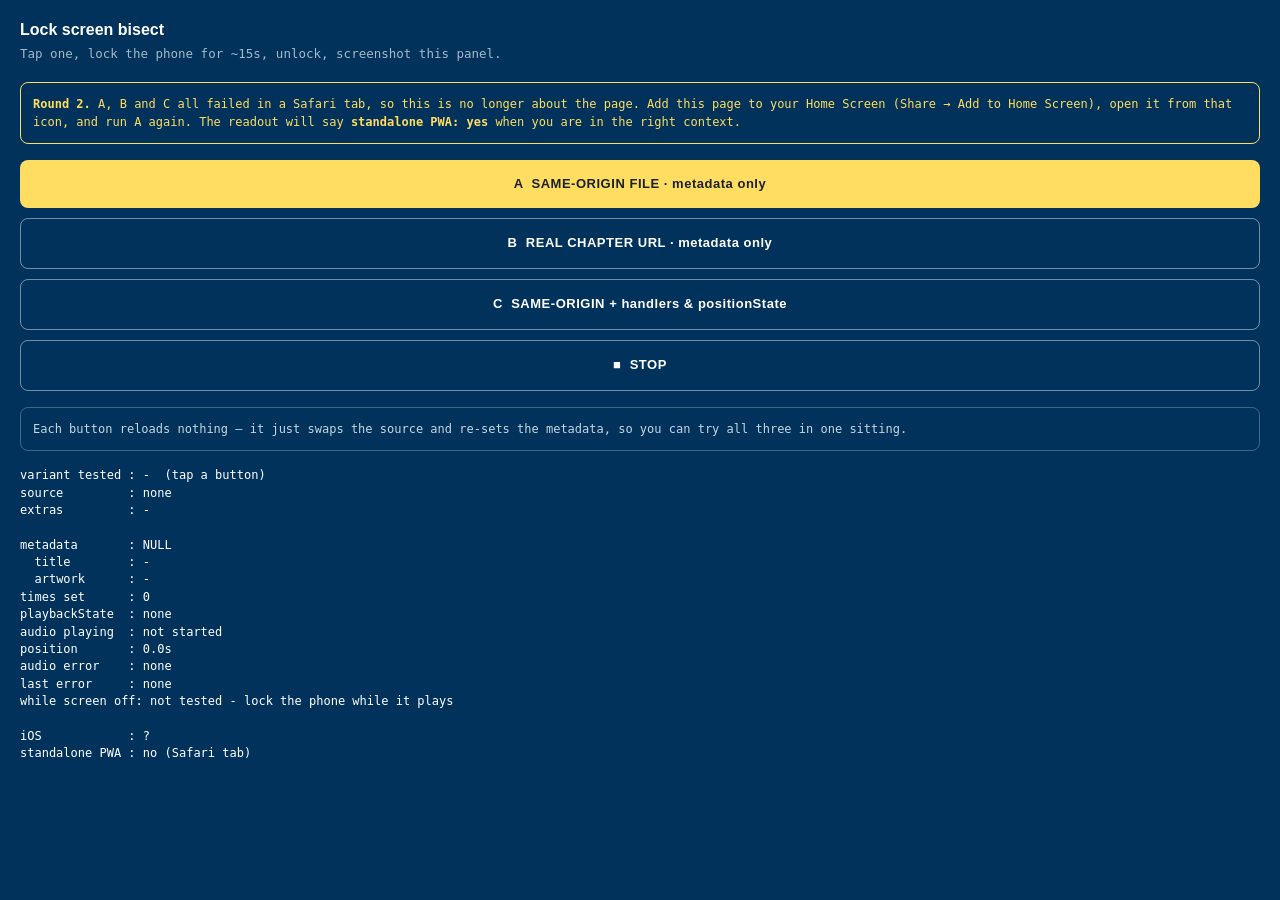
<file: lockscreen-test.html>
<!doctype html>
<html lang="en">
<head>
<meta charset="utf-8">
<meta name="viewport" content="width=device-width, initial-scale=1">
<title>Lock screen test</title>
<meta name="robots" content="noindex, nofollow">

<!-- Lets the page run standalone when added to the Home Screen. iOS treats a
     Home Screen web app as a different media context from a Safari tab, and
     that is the one remaining variable worth testing. -->
<meta name="apple-mobile-web-app-capable" content="yes">
<meta name="mobile-web-app-capable" content="yes">
<meta name="apple-mobile-web-app-title" content="Lock Test">
<meta name="apple-mobile-web-app-status-bar-style" content="black-translucent">
<link rel="apple-touch-icon" href="assets/favicon/us-favicon-blue-180.png">
<link rel="manifest" href="lockscreen-test.webmanifest">

<!-- ─────────────────────────────────────────────────────────────
     LOCK SCREEN BISECT  ·  throwaway diagnostic, delete when done

     audiobook.html sets MediaSession metadata correctly (verified on
     device: metadata present, artwork loads, no errors, audio keeps
     playing while the screen is off) and iOS still shows no Now Playing.

     Before changing that page again, establish whether ANY page can get
     Now Playing on this phone. This is the smallest possible page that
     should: one <audio>, one tap, metadata only. No action handlers, no
     setPositionState, no framework, no other markup.

     Three buttons, three variables:
       A  same-origin file       - rules out the cross-origin 302
       B  the real chapter URL   - the audiobook's actual source
       C  A, but with the extras - adds handlers + setPositionState back

     If A shows a lock screen and B does not  -> the Hello Audio URL.
     If A shows one and C does not            -> our extra API calls.
     If none of them show one                 -> Safari/iOS, not our code,
                                                 and I stop editing the page.
     ───────────────────────────────────────────────────────────── -->

<style>
  body{margin:0;padding:20px;background:#00325c;color:#fff;
    font:14px/1.5 ui-monospace,Menlo,monospace;-webkit-text-size-adjust:100%;}
  h1{font:800 16px/1.3 -apple-system,sans-serif;margin:0 0 4px;}
  p.sub{margin:0 0 18px;color:#a3bac6;font-size:12.5px;}
  button{display:block;width:100%;margin:0 0 10px;padding:16px;border:0;border-radius:8px;
    background:#ffdd60;color:#1b2126;font:800 13px/1.3 -apple-system,sans-serif;
    letter-spacing:.04em;cursor:pointer;}
  button.alt{background:transparent;color:#fff;border:1px solid rgba(255,255,255,.45);}
  pre{white-space:pre-wrap;margin:16px 0 0;font-size:12px;line-height:1.45;}
  .note{margin-top:16px;padding:12px;border:1px solid rgba(255,255,255,.25);border-radius:8px;
    color:#c6d7df;font-size:12px;}
</style>
</head>
<body>

<h1>Lock screen bisect</h1>
<p class="sub">Tap one, lock the phone for ~15s, unlock, screenshot this panel.</p>

<div class="note" style="margin:0 0 16px;border-color:#ffdd60;color:#ffdd60">
  <b>Round 2.</b> A, B and C all failed in a Safari tab, so this is no longer
  about the page. Add this page to your Home Screen (Share &rarr; Add to Home
  Screen), open it from that icon, and run A again. The readout will say
  <b>standalone PWA: yes</b> when you are in the right context.
</div>

<button id="a">A &nbsp;SAME-ORIGIN FILE &middot; metadata only</button>
<button id="b" class="alt">B &nbsp;REAL CHAPTER URL &middot; metadata only</button>
<button id="c" class="alt">C &nbsp;SAME-ORIGIN + handlers &amp; positionState</button>
<button id="stop" class="alt">■ &nbsp;STOP</button>

<div class="note">Each button reloads nothing — it just swaps the source and
re-sets the metadata, so you can try all three in one sitting.</div>

<pre id="out">…</pre>

<audio id="au" preload="none"></audio>

<script>
(function(){
  "use strict";
  var au = document.getElementById("au"), out = document.getElementById("out");
  var LOCAL  = "assets/lockscreen-test-tone.m4a";
  /* no key committed here either - pass ?k=YOURKEY to test variant B */
  var KEY = (new URLSearchParams(location.search).get("k")) || "";
  var REMOTE = "https://podcasts.helloaudio.fm/download/" + KEY + "/4ca3f6c4-d63f-4aec-8e57-a092b26f82fe.mp3";
  var mode = "-", err = "none", sets = 0, lock = "not tested - lock the phone while it plays", hid = null;

  var ART = [96,192,512].map(function(n){
    return { src: new URL("assets/audiobook-cover-" + n + ".jpg", document.baseURI).href,
             sizes: n + "x" + n, type: "image/jpeg" };
  });

  function meta(title){
    try {
      navigator.mediaSession.metadata = new MediaMetadata({
        title: title, artist: "Missy Moss Wright", artwork: ART });
      sets++;
    } catch (e) { err = (e && e.message) || String(e); }
  }

  var HANDLERS = {
    play:  function(){ au.play(); },
    pause: function(){ au.pause(); },
    seekbackward: function(){ au.currentTime = Math.max(0, au.currentTime - 15); },
    seekforward:  function(){ au.currentTime = au.currentTime + 30; },
    previoustrack: function(){}, nexttrack: function(){}
  };
  function handlers(on){
    Object.keys(HANDLERS).forEach(function(a){
      try { navigator.mediaSession.setActionHandler(a, on ? HANDLERS[a] : null); } catch(e){}
    });
  }

  function go(which){
    var extras = which === "C";
    mode = which;
    handlers(extras);
    au.src = which === "B" ? REMOTE : LOCAL;
    au.play().then(function(){
      meta("Test " + which);
      if (extras && navigator.mediaSession.setPositionState) {
        au.addEventListener("loadedmetadata", function once(){
          try { navigator.mediaSession.setPositionState({
            duration: au.duration, playbackRate: 1, position: 0 }); } catch(e){}
          au.removeEventListener("loadedmetadata", once);
        });
      }
      navigator.mediaSession.playbackState = "playing";
    }).catch(function(e){ err = "play() rejected: " + e.name; });
  }

  document.getElementById("a").addEventListener("click", function(){ go("A"); });
  document.getElementById("b").addEventListener("click", function(){ go("B"); });
  document.getElementById("c").addEventListener("click", function(){ go("C"); });
  document.getElementById("stop").addEventListener("click", function(){ au.pause(); });

  document.addEventListener("visibilitychange", function(){
    if (document.hidden) hid = au.currentTime;
    else if (hid !== null) {
      var moved = au.currentTime - hid;
      lock = moved > 0.5 ? "KEPT PLAYING (+" + moved.toFixed(1) + "s)"
                         : "STOPPED (+" + moved.toFixed(1) + "s)";
    }
  });

  setInterval(function(){
    var m = navigator.mediaSession && navigator.mediaSession.metadata;
    out.textContent =
      "variant tested : " + mode + (mode === "-" ? "  (tap a button)" : "") + "\n" +
      "source         : " + (au.src ? (au.src.indexOf("helloaudio") > -1 ? "Hello Audio (cross-origin, 302)" : "same-origin file") : "none") + "\n" +
      "extras         : " + (mode === "C" ? "handlers + positionState" : mode === "-" ? "-" : "none (metadata only)") + "\n" +
      "\n" +
      "metadata       : " + (m ? "present" : "NULL") + "\n" +
      "  title        : " + (m ? m.title : "-") + "\n" +
      "  artwork      : " + (m ? m.artwork.length + " entries" : "-") + "\n" +
      "times set      : " + sets + "\n" +
      "playbackState  : " + (navigator.mediaSession ? navigator.mediaSession.playbackState : "-") + "\n" +
      "audio playing  : " + (au.src ? !au.paused : "not started") + "\n" +
      "position       : " + au.currentTime.toFixed(1) + "s\n" +
      "audio error    : " + (au.error ? au.error.code : "none") + "\n" +
      "last error     : " + err + "\n" +
      "while screen off: " + lock + "\n" +
      "\n" +
      "iOS            : " + ((navigator.userAgent.match(/OS (\d+_\d+)/) || [,"?"])[1] || "?").replace("_", ".") + "\n" +
      "standalone PWA : " + (navigator.standalone === true ? "yes" : "no (Safari tab)");
  }, 600);
})();
</script>
</body>
</html>
</file>
